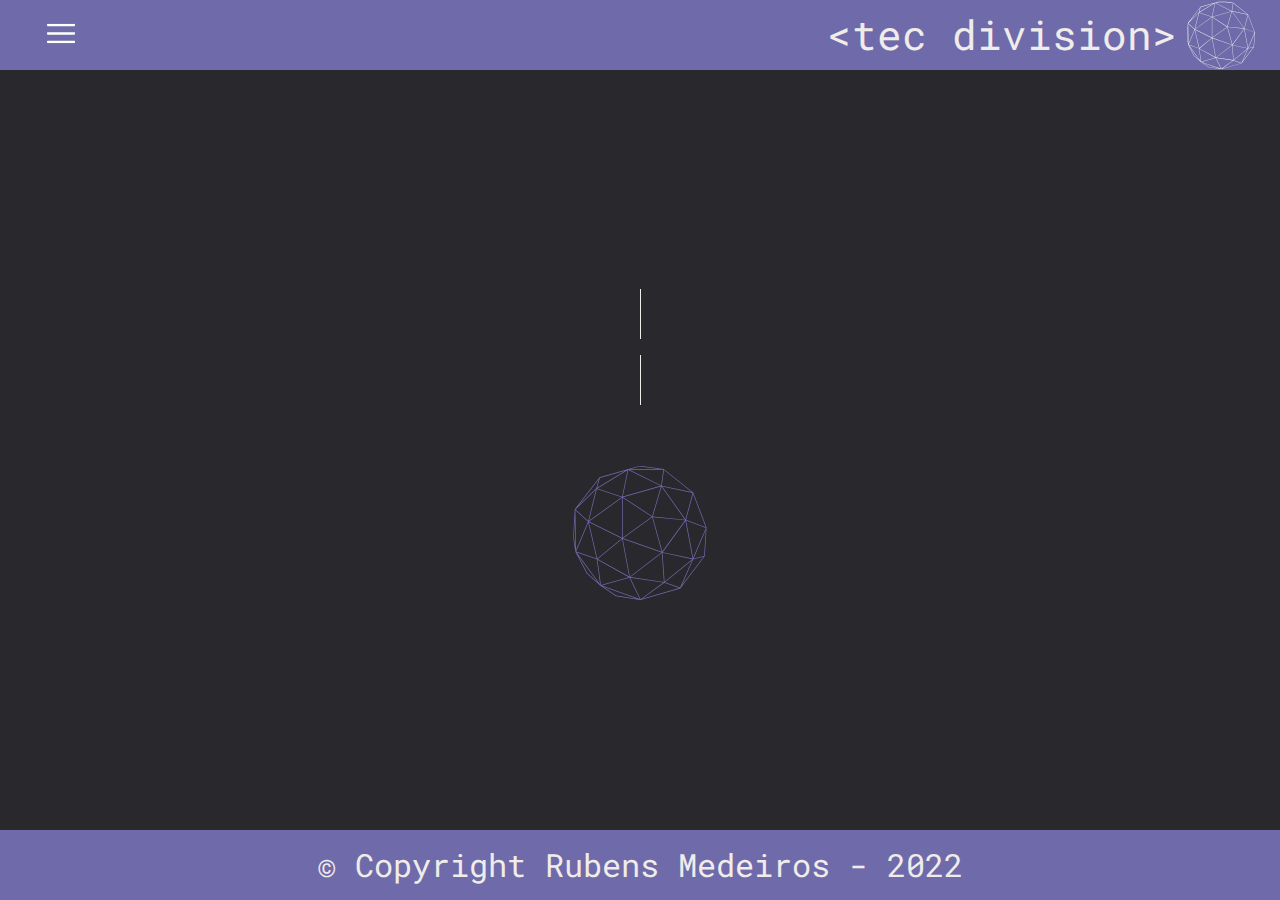
<file: index.html>
<!DOCTYPE html>
<html lang="pt-br">
<head>
    <meta charset="UTF-8">
    <meta http-equiv="X-UA-Compatible" content="IE=edge">
    <meta name="viewport" content="width=device-width, initial-scale=1.0">
    <link rel="stylesheet" href="assets/css/reset.css">
    <link rel="stylesheet" href="assets/css/style.css">
    <link rel="stylesheet" href="assets/css/animacoes.css">
    <link rel="preconnect" href="https://fonts.googleapis.com">
    <link rel="preconnect" href="https://fonts.gstatic.com" crossorigin>
    <link href="https://fonts.googleapis.com/css2?family=Roboto+Mono:wght@300;400&display=swap" rel="stylesheet">
    <title>tec_division</title>
</head>
<body>
    <header class="cabecalho">
        <section class="cabecalho__logo">
            <button class="menu__abrir" aria-label="Botão de Menu"><i></i></button>
            <a href="index.html" class="link__logo"><div class="logo">
                <h1 class="titulo">&#60tec division&#62</h1>
                <img src="assets/imgs/logo_white.svg" alt="Logo da Tec Division" class="cabecalho__logo__imagem">
            </div></a>
        </section>        
    </header>
    <nav class="menu-lateral">
            <a href="index.html" class="menu__opcoes">Início</a>
            <a href="sobre.html" class="menu__opcoes">Sobre</a>
            <a href="projetos.html" class="menu__opcoes">Projetos</a>
            <a href="contato.html" class="menu__opcoes">Contato</a>
    </nav>
    <section class="main">
        <div class="paragrafo-um typing-animation">
            <p class="apresent typing-animation">Seja bem vindo...</p>
        </div>
        <div class="paragrafo-dois typing-animation-dois">
            <p class="orientacao typing-animation-dois">Utilize o menu para navegar!</p>
        </div>
        <img class="logo_body" src="assets/imgs/logo_body.svg" alt="Logo se movimentando">
    </section>
    <footer>
        <p class="copyright">© Copyright Rubens Medeiros - 2022</p>
    </footer>
    <script src="assets/js/index.js"></script>
</body>
</html>
</file>
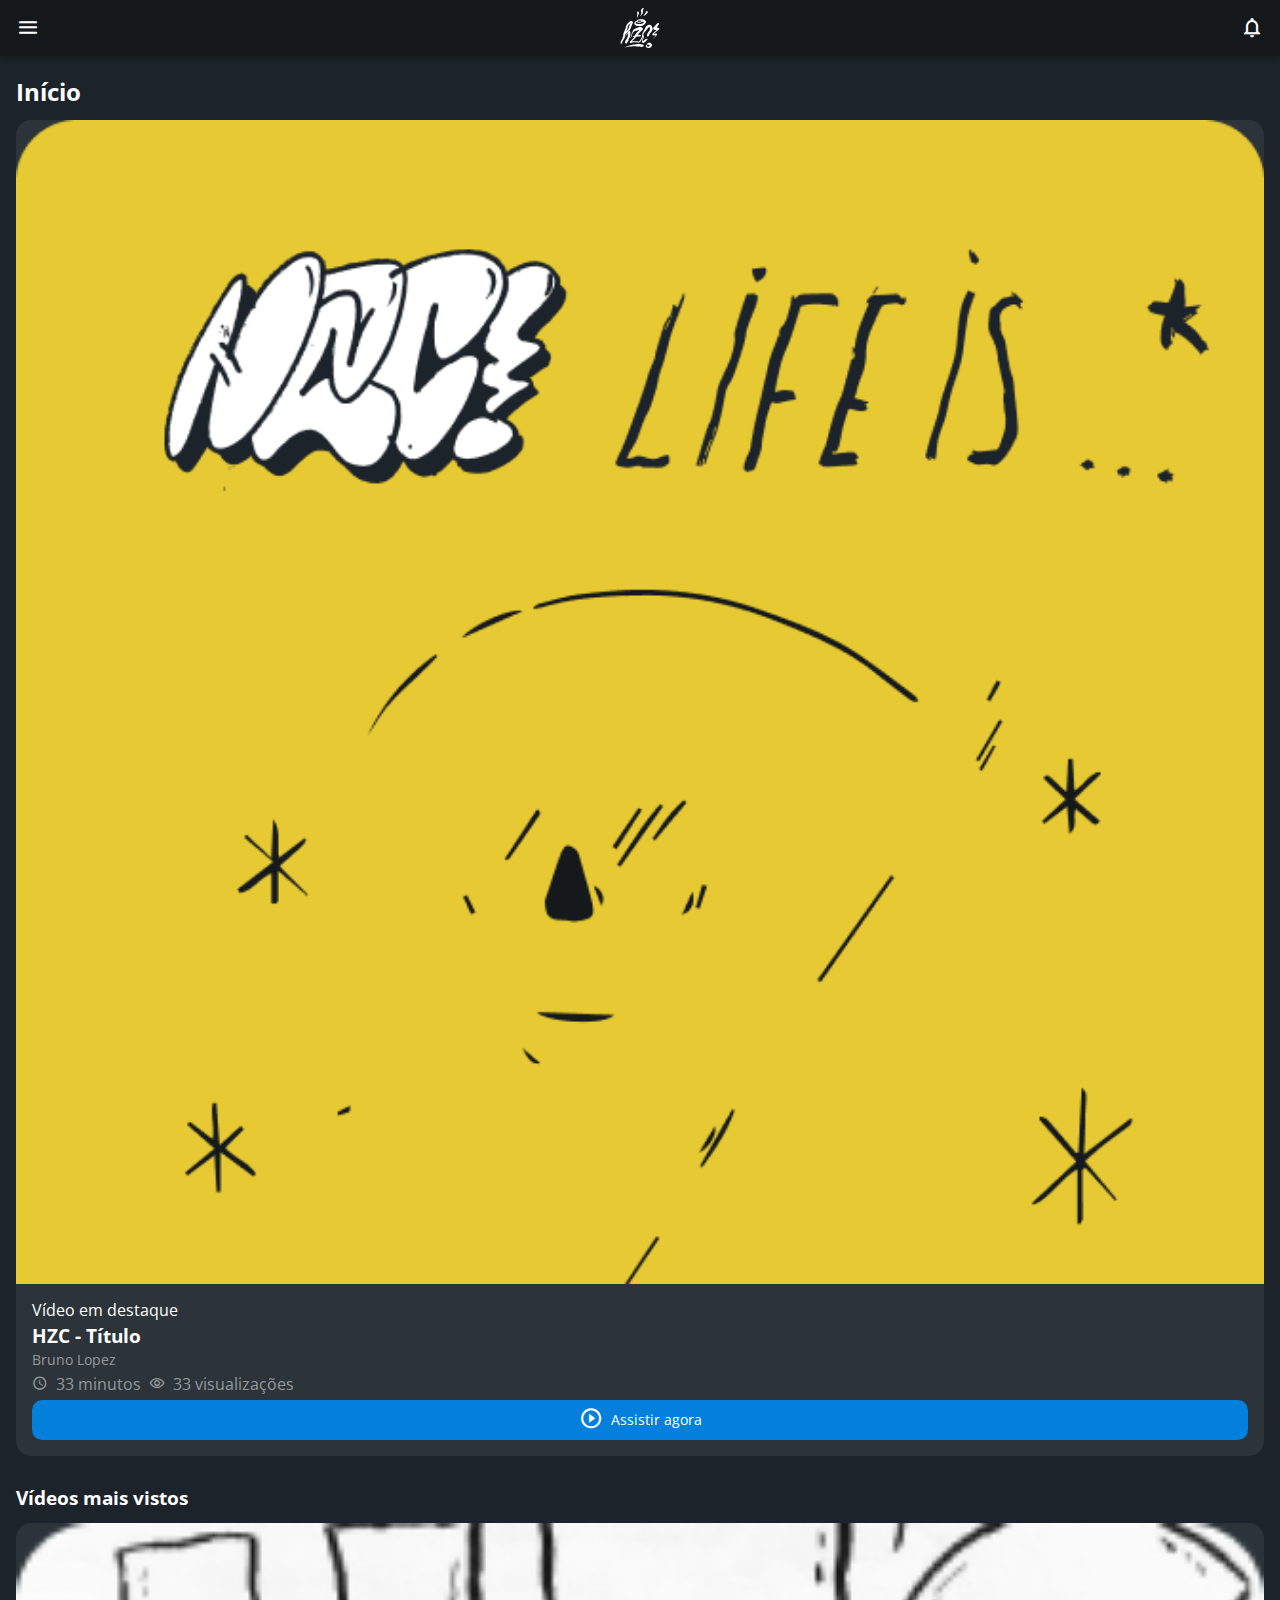
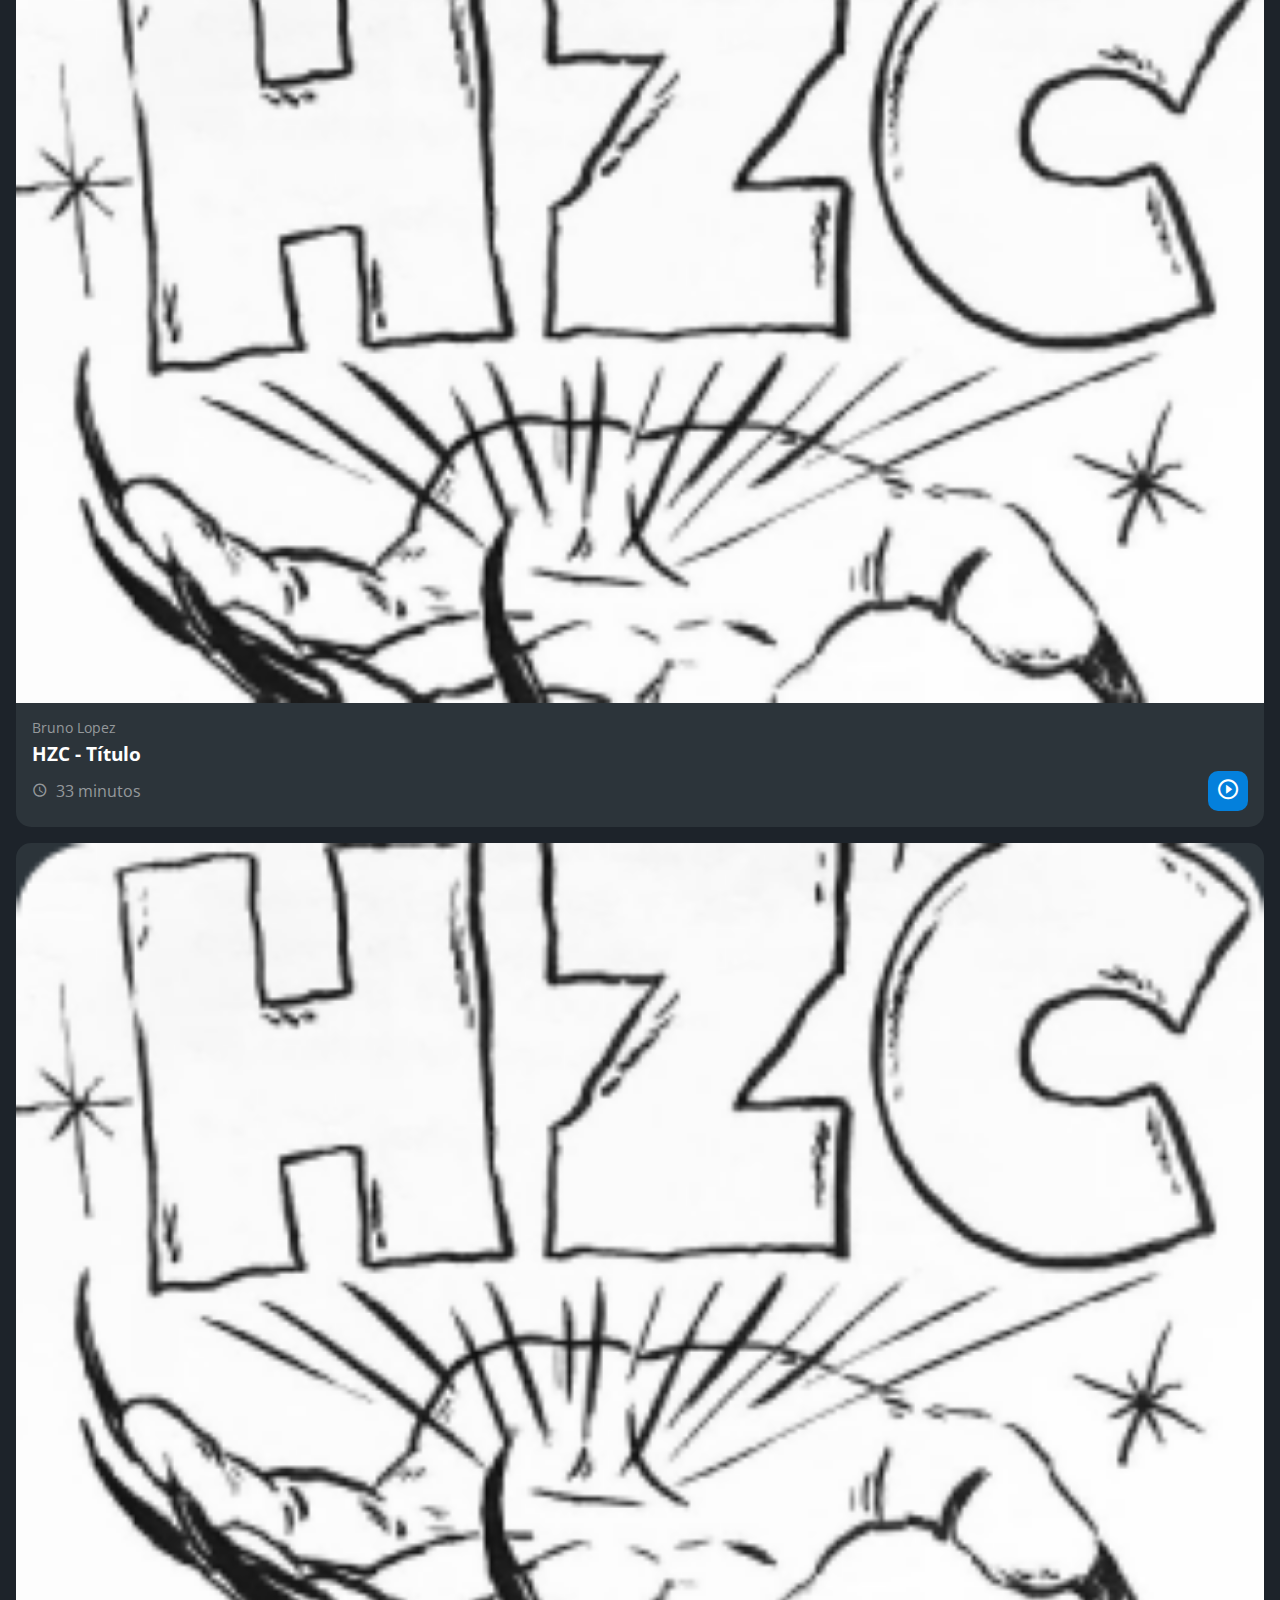
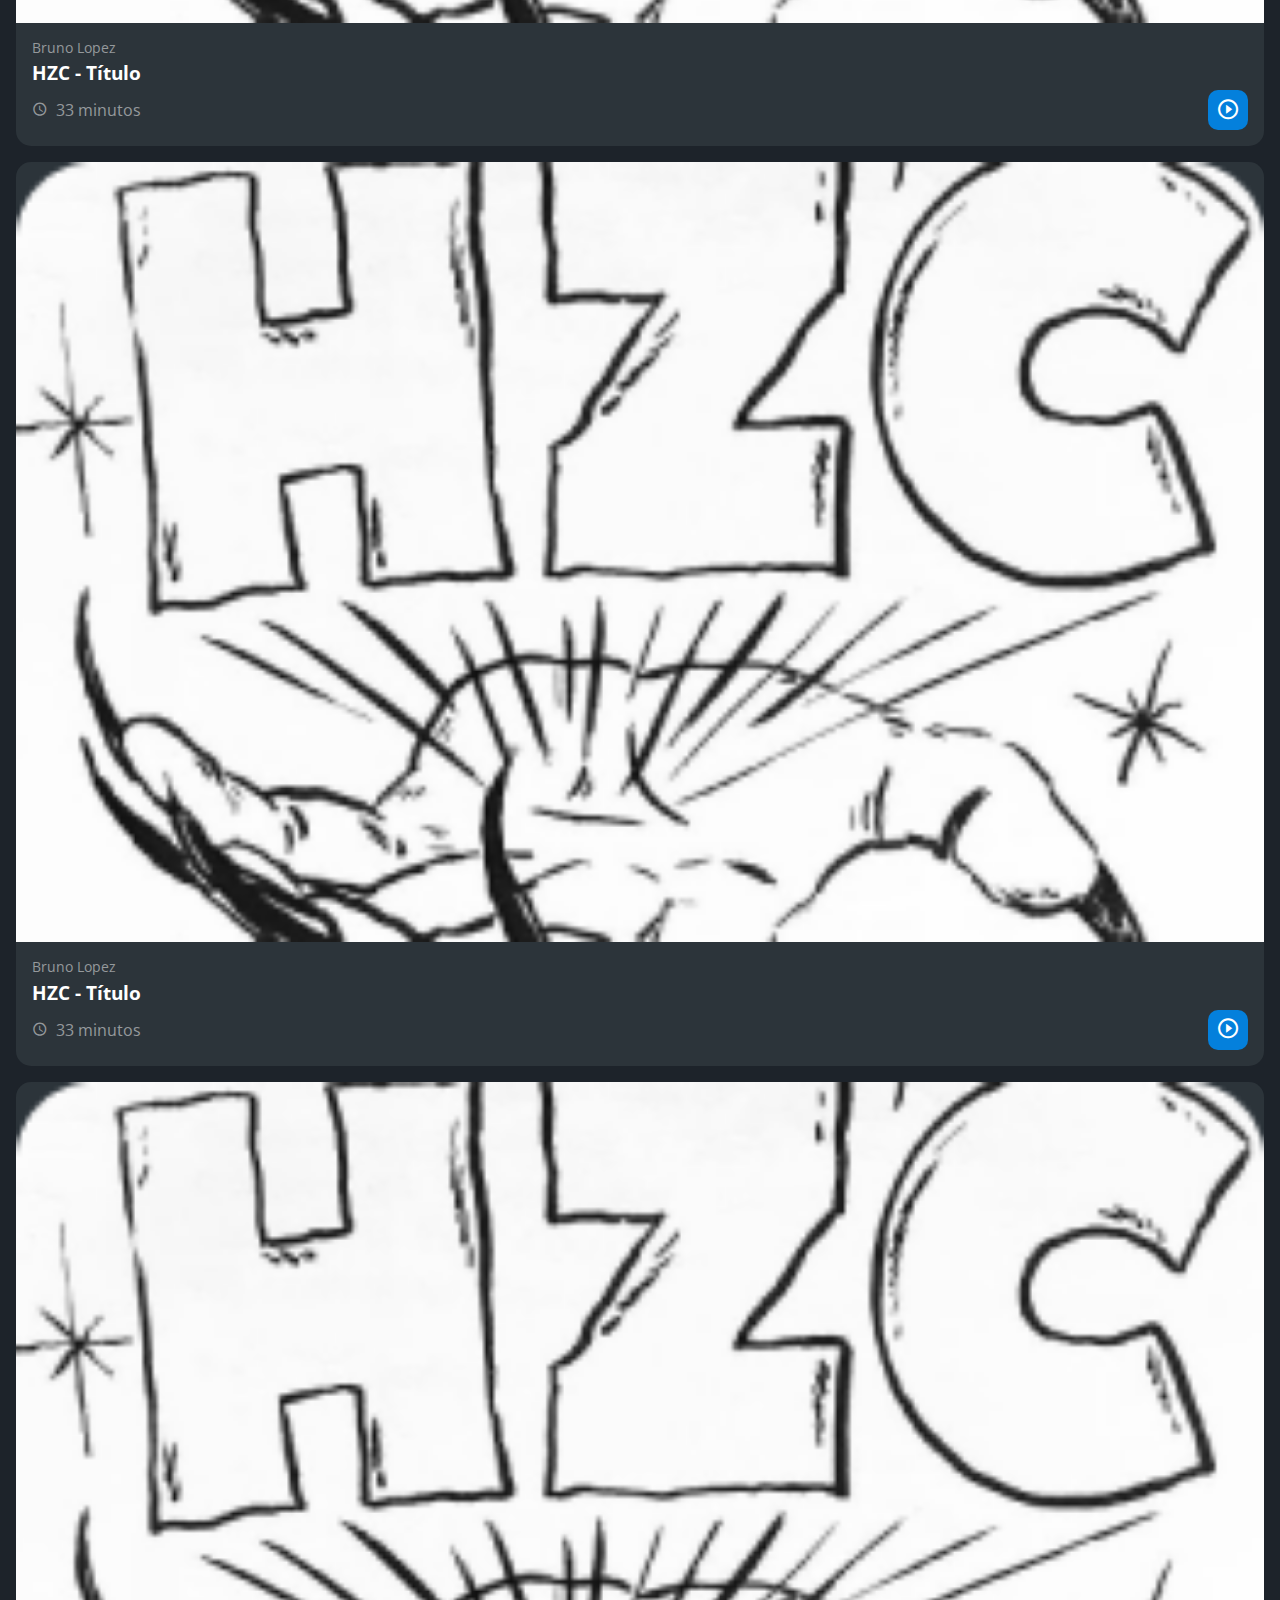
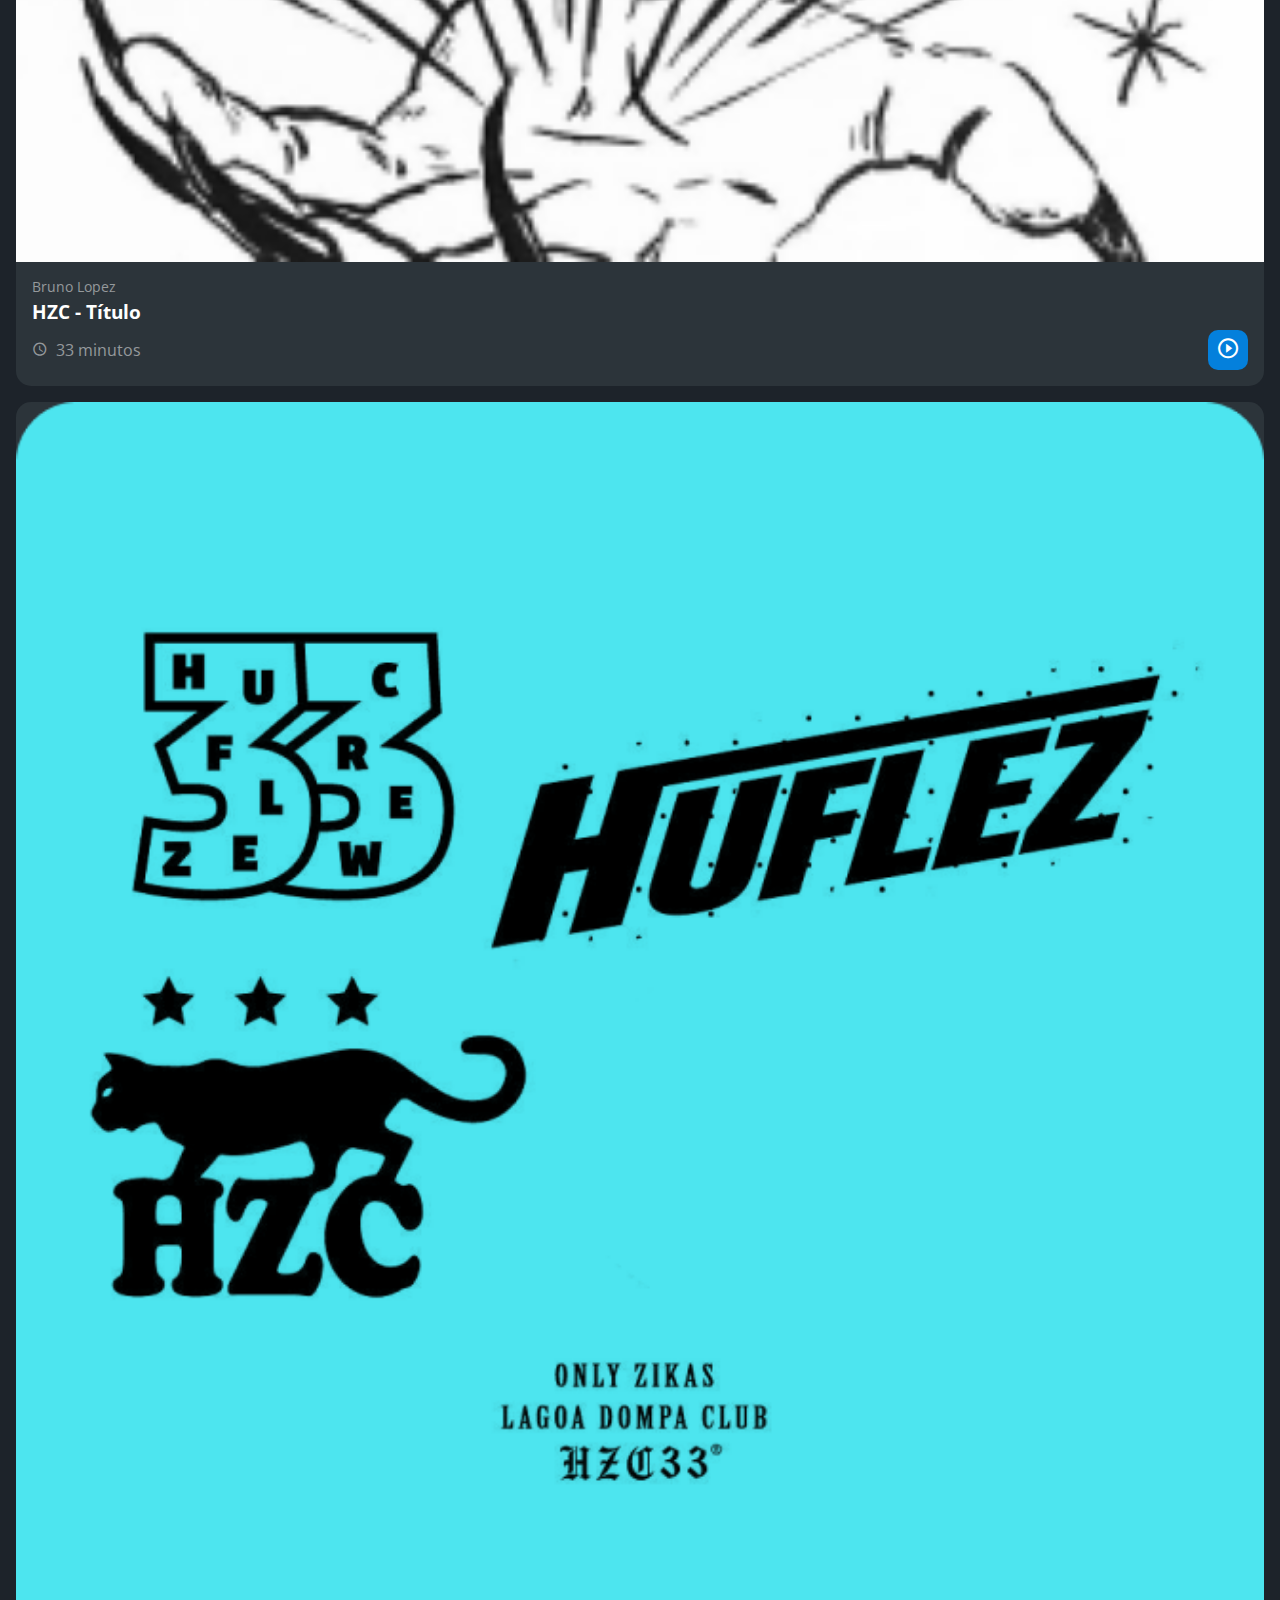
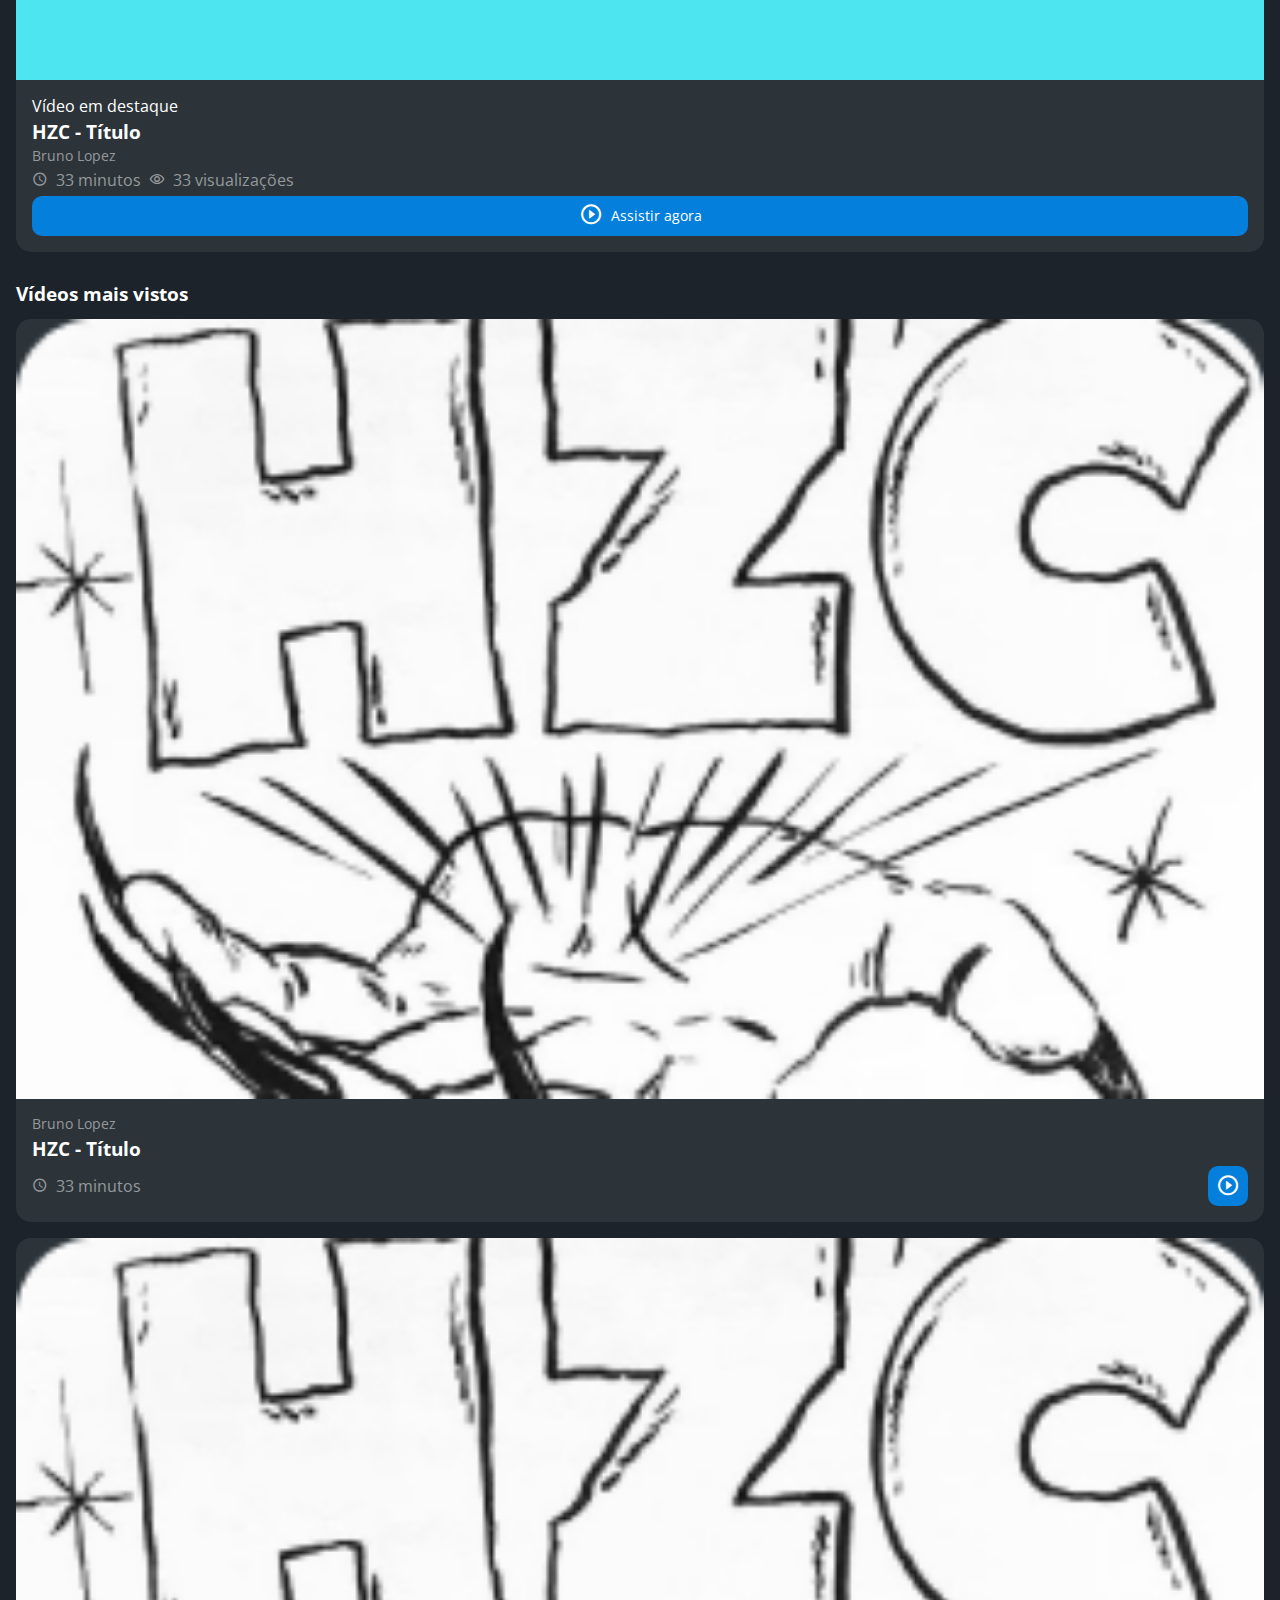
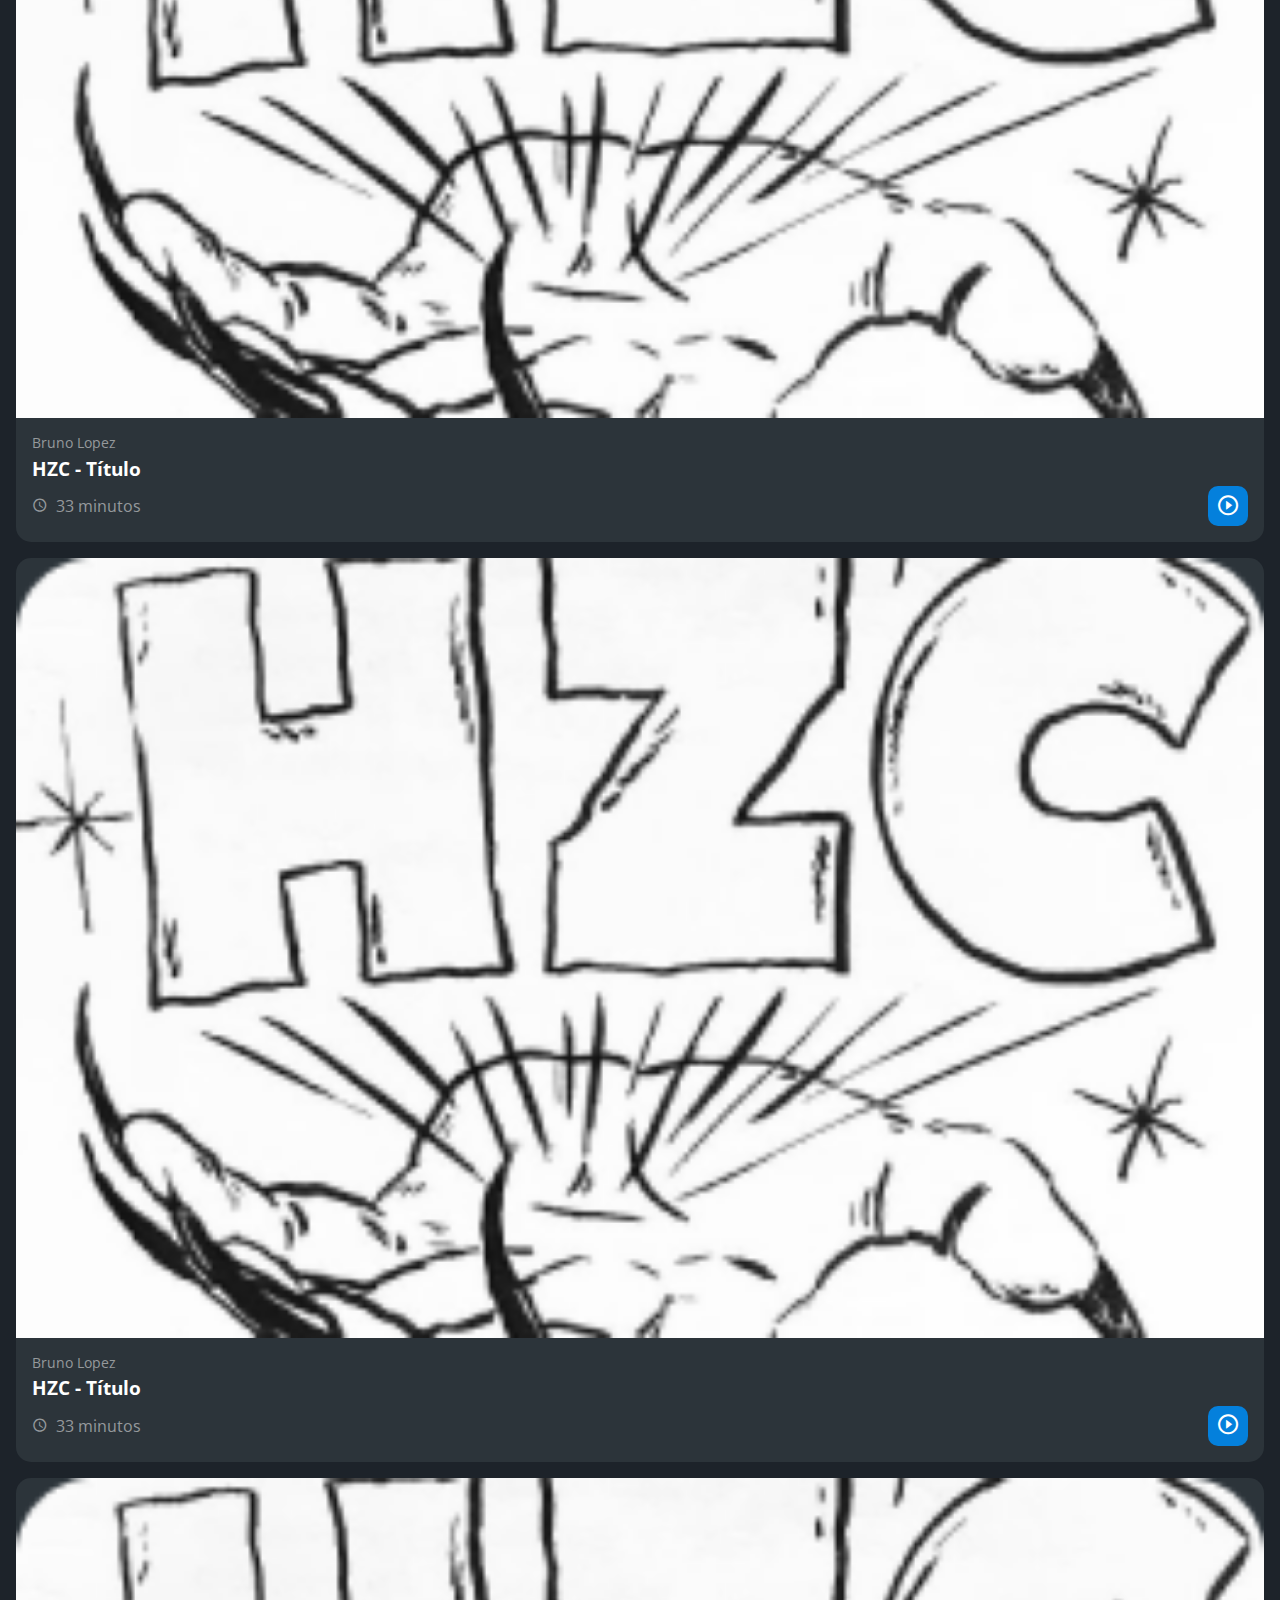
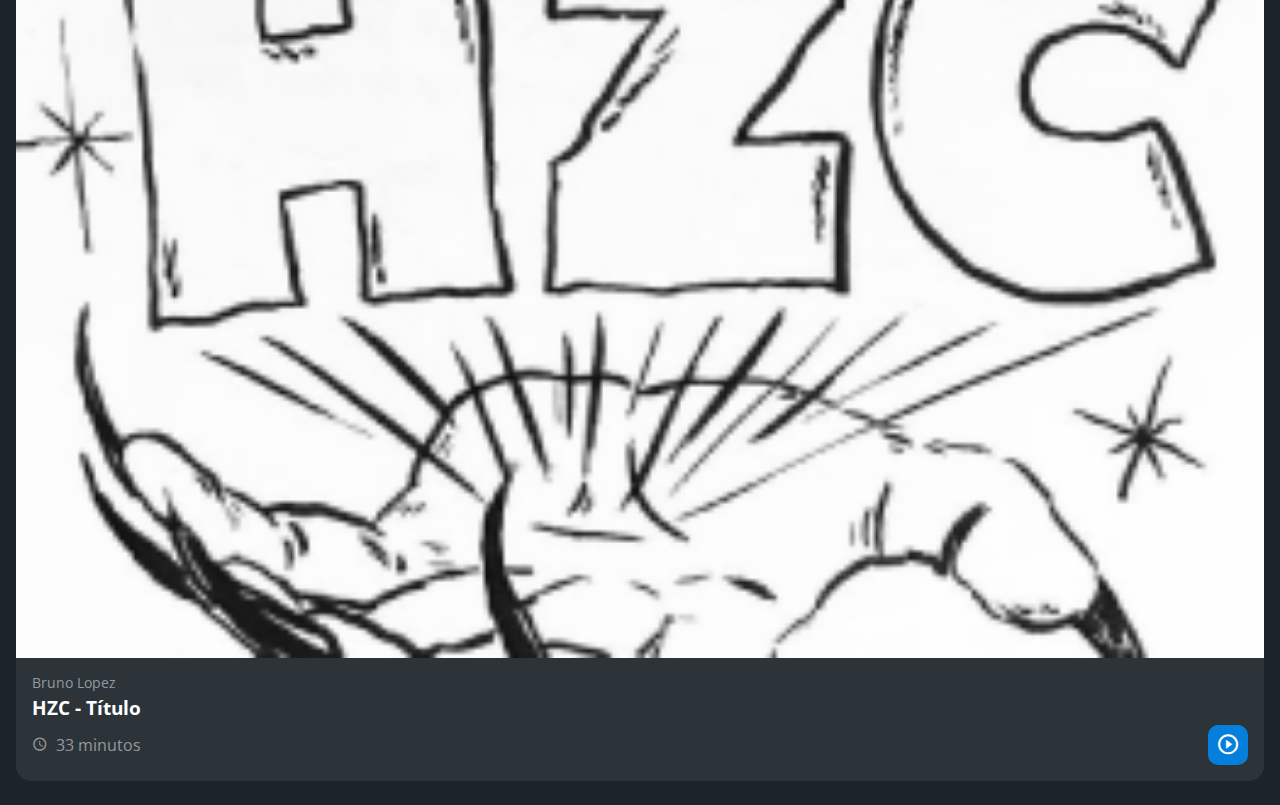
<file: projetos/comunidade_skate/index.html>
<!DOCTYPE html>
<html lang="pt-br">
<head>
    <meta charset="UTF-8">
    <meta http-equiv="X-UA-Compatible" content="IE=edge">
    <meta name="viewport" content="width=device-width, initial-scale=1.0">
    <title>HZC | Home</title>
    <link rel="preconnect" href="https://fonts.googleapis.com">
    <link rel="preconnect" href="https://fonts.gstatic.com" crossorigin>
    <link rel="stylesheet" href="https://fonts.googleapis.com/css2?family=Open+Sans:wght@400;600;700&display=swap">
    <link rel="stylesheet" href="assets/css/reset.css">
    <link rel="stylesheet" href="assets/css/estilos.css">
</head>
<body>
    <header class="cabecalho">
        <button class="cabecalho__menu" aria-label="Menu"><i></i></button>
        <img src="assets/img/logo.svg" alt="Logotipo da HZC" class="cabecalho__logo">
        <p class="cabecalho__perfil">Bruno Lopez</p>
        <button class="cabecalho__notificacao" aria-label="Notificação"><i></i></button>
    </header>
    <nav class="menu-lateral">
        <img src="assets/img/logo.svg" alt="Logotipo da HZC" class="menu-lateral__logo">
        <a href="#" class="menu-lateral__link menu-lateral__link--inicio menu-lateral__link--ativo">Início</a>
        <a href="#" class="menu-lateral__link menu-lateral__link--videos">Vídeos</a>
        <a href="#" class="menu-lateral__link menu-lateral__link--picos">Picos</a>
        <a href="#" class="menu-lateral__link menu-lateral__link--integrantes">Integrantes</a>
        <a href="#" class="menu-lateral__link menu-lateral__link--camisas">Camisas</a>
        <a href="#" class="menu-lateral__link menu-lateral__link--pinturas">Pinturas</a>
    </nav>
    <main class="principal">
        <h2 class="titulo-pagina">Início</h2>
        <article class="cartao cartao--destaque destaque-video">
            <img src="assets/img/banner-mobile_1.png" alt="Banner do cartao" class="cartao__imagem cartao__imagem--mobile">
            <img src="assets/img/banner_1.png" alt="Banner do cartao" class="cartao__imagem cartao__imagem--desktop">
            <div class="cartao__conteudo">
                <p class="cartao__destaque">Vídeo em destaque</p>
                <h3 class="cartao__titulo">HZC - Título</h3>
                <p class="cartao__perfil">Bruno Lopez</p>
                <p class="cartao__info cartao__info--tempo">33 minutos</p>
                <p class="cartao__info cartao__info--visualizacao">33 visualizações</p>
                <button class="cartao__botao cartao__botao--play cartao__botao--destaque">Assistir agora</button>
            </div>
        </article>
        <article class="cartao cartao--recentes videos-recentes">
            <h3 class="cartao__titulo">Vídeos recentes</h3>
            <a href="#" class="cartao__link">Ver todos</a>
            <ul class="cartao__lista">
                <li class="cartao__item">
                    <img src="assets/img/miniatura_1.png" alt="Thumbnail" class="cartao__item-thumbnail">
                    <h4 class="cartao__item-titulo">HZC - Love machine</h4>
                    <p class="cartao__item-perfil">Bruno Lopez</p>
                </li>
                <li class="cartao__item">
                    <img src="assets/img/miniatura_1.png" alt="Thumbnail" class="cartao__item-thumbnail">
                    <h4 class="cartao__item-titulo">HZC - Love machine</h4>
                    <p class="cartao__item-perfil">Bruno Lopez</p>
                </li>
                <li class="cartao__item">
                    <img src="assets/img/miniatura_1.png" alt="Thumbnail" class="cartao__item-thumbnail">
                    <h4 class="cartao__item-titulo">HZC - Love machine</h4>
                    <p class="cartao__item-perfil">Bruno Lopez</p>
                </li>
                <li class="cartao__item">
                    <img src="assets/img/miniatura_1.png" alt="Thumbnail" class="cartao__item-thumbnail">
                    <h4 class="cartao__item-titulo">HZC - Love machine</h4>
                    <p class="cartao__item-perfil">Bruno Lopez</p>
                </li>
                <li class="cartao__item">
                    <img src="assets/img/miniatura_1.png" alt="Thumbnail" class="cartao__item-thumbnail">
                    <h4 class="cartao__item-titulo">HZC - Love machine</h4>
                    <p class="cartao__item-perfil">Bruno Lopez</p>
                </li>
            </ul>
        </article>
        <section class="secao secao-videos">
            <h3 class="titulo-secao">Vídeos mais vistos</h3>
            <article class="cartao">
                <img src="assets/img/video_1.png" alt="Vídeo" class="cartao__imagem">
                <div class="cartao__conteudo">
                    <p class="cartao__perfil">Bruno Lopez</p>
                    <h3 class="cartao__titulo">HZC - Título</h3>
                    <p class="cartao__info cartao__info--tempo">33 minutos</p>
                    <button class="cartao__botao cartao__botao--play" aria-label="Assistir agora"></button>
                </div>
            </article>
            <article class="cartao">
                <img src="assets/img/video_1.png" alt="Vídeo" class="cartao__imagem">
                <div class="cartao__conteudo">
                    <p class="cartao__perfil">Bruno Lopez</p>
                    <h3 class="cartao__titulo">HZC - Título</h3>
                    <p class="cartao__info cartao__info--tempo">33 minutos</p>
                    <button class="cartao__botao cartao__botao--play" aria-label="Assistir agora"></button>
                </div>
            </article>
            <article class="cartao">
                <img src="assets/img/video_1.png" alt="Vídeo" class="cartao__imagem">
                <div class="cartao__conteudo">
                    <p class="cartao__perfil">Bruno Lopez</p>
                    <h3 class="cartao__titulo">HZC - Título</h3>
                    <p class="cartao__info cartao__info--tempo">33 minutos</p>
                    <button class="cartao__botao cartao__botao--play" aria-label="Assistir agora"></button>
                </div>
            </article>
            <article class="cartao">
                <img src="assets/img/video_1.png" alt="Vídeo" class="cartao__imagem">
                <div class="cartao__conteudo">
                    <p class="cartao__perfil">Bruno Lopez</p>
                    <h3 class="cartao__titulo">HZC - Título</h3>
                    <p class="cartao__info cartao__info--tempo">33 minutos</p>
                    <button class="cartao__botao cartao__botao--play" aria-label="Assistir agora"></button>
                </div>
            </article>
        </section>
        <article class="cartao cartao--recentes produtos-recentes">
            <h3 class="cartao__titulo">Vídeos recentes</h3>
            <a href="#" class="cartao__link">Ver todos</a>
            <ul class="cartao__lista">
                <li class="cartao__item">
                    <img src="assets/img/miniatura_1.png" alt="Thumbnail" class="cartao__item-thumbnail">
                    <h4 class="cartao__item-titulo">HZC - Love machine</h4>
                    <p class="cartao__item-perfil">Bruno Lopez</p>
                </li>
                <li class="cartao__item">
                    <img src="assets/img/miniatura_1.png" alt="Thumbnail" class="cartao__item-thumbnail">
                    <h4 class="cartao__item-titulo">HZC - Love machine</h4>
                    <p class="cartao__item-perfil">Bruno Lopez</p>
                </li>
                <li class="cartao__item">
                    <img src="assets/img/miniatura_1.png" alt="Thumbnail" class="cartao__item-thumbnail">
                    <h4 class="cartao__item-titulo">HZC - Love machine</h4>
                    <p class="cartao__item-perfil">Bruno Lopez</p>
                </li>
                <li class="cartao__item">
                    <img src="assets/img/miniatura_1.png" alt="Thumbnail" class="cartao__item-thumbnail">
                    <h4 class="cartao__item-titulo">HZC - Love machine</h4>
                    <p class="cartao__item-perfil">Bruno Lopez</p>
                </li>
                <li class="cartao__item">
                    <img src="assets/img/miniatura_1.png" alt="Thumbnail" class="cartao__item-thumbnail">
                    <h4 class="cartao__item-titulo">HZC - Love machine</h4>
                    <p class="cartao__item-perfil">Bruno Lopez</p>
                </li>
            </ul>
        </article>
        <article class="cartao cartao--destaque destaque-produtos">
            <img src="assets/img/banner-mobile_2.png" alt="Banner do cartao" class="cartao__imagem cartao__imagem--mobile">
            <img src="assets/img/banner_2.png" alt="Banner do cartao" class="cartao__imagem cartao__imagem--desktop">
            <div class="cartao__conteudo">
                <p class="cartao__destaque">Vídeo em destaque</p>
                <h3 class="cartao__titulo">HZC - Título</h3>
                <p class="cartao__perfil">Bruno Lopez</p>
                <p class="cartao__info cartao__info--tempo">33 minutos</p>
                <p class="cartao__info cartao__info--visualizacao">33 visualizações</p>
                <button class="cartao__botao cartao__botao--play cartao__botao--destaque">Assistir agora</button>
            </div>
        </article>
        <section class="secao secao-produtos">
            <h3 class="titulo-secao">Vídeos mais vistos</h3>
            <article class="cartao">
                <img src="assets/img/video_1.png" alt="Vídeo" class="cartao__imagem">
                <div class="cartao__conteudo">
                    <p class="cartao__perfil">Bruno Lopez</p>
                    <h3 class="cartao__titulo">HZC - Título</h3>
                    <p class="cartao__info cartao__info--tempo">33 minutos</p>
                    <button class="cartao__botao cartao__botao--play" aria-label="Assistir agora"></button>
                </div>
            </article>
            <article class="cartao">
                <img src="assets/img/video_1.png" alt="Vídeo" class="cartao__imagem">
                <div class="cartao__conteudo">
                    <p class="cartao__perfil">Bruno Lopez</p>
                    <h3 class="cartao__titulo">HZC - Título</h3>
                    <p class="cartao__info cartao__info--tempo">33 minutos</p>
                    <button class="cartao__botao cartao__botao--play" aria-label="Assistir agora"></button>
                </div>
            </article>
            <article class="cartao">
                <img src="assets/img/video_1.png" alt="Vídeo" class="cartao__imagem">
                <div class="cartao__conteudo">
                    <p class="cartao__perfil">Bruno Lopez</p>
                    <h3 class="cartao__titulo">HZC - Título</h3>
                    <p class="cartao__info cartao__info--tempo">33 minutos</p>
                    <button class="cartao__botao cartao__botao--play" aria-label="Assistir agora"></button>
                </div>
            </article>
            <article class="cartao">
                <img src="assets/img/video_1.png" alt="Vídeo" class="cartao__imagem">
                <div class="cartao__conteudo">
                    <p class="cartao__perfil">Bruno Lopez</p>
                    <h3 class="cartao__titulo">HZC - Título</h3>
                    <p class="cartao__info cartao__info--tempo">33 minutos</p>
                    <button class="cartao__botao cartao__botao--play" aria-label="Assistir agora"></button>
                </div>
            </article>
        </section>
    </main>
    <script src="index.js"></script>
</body>
</html>
</file>
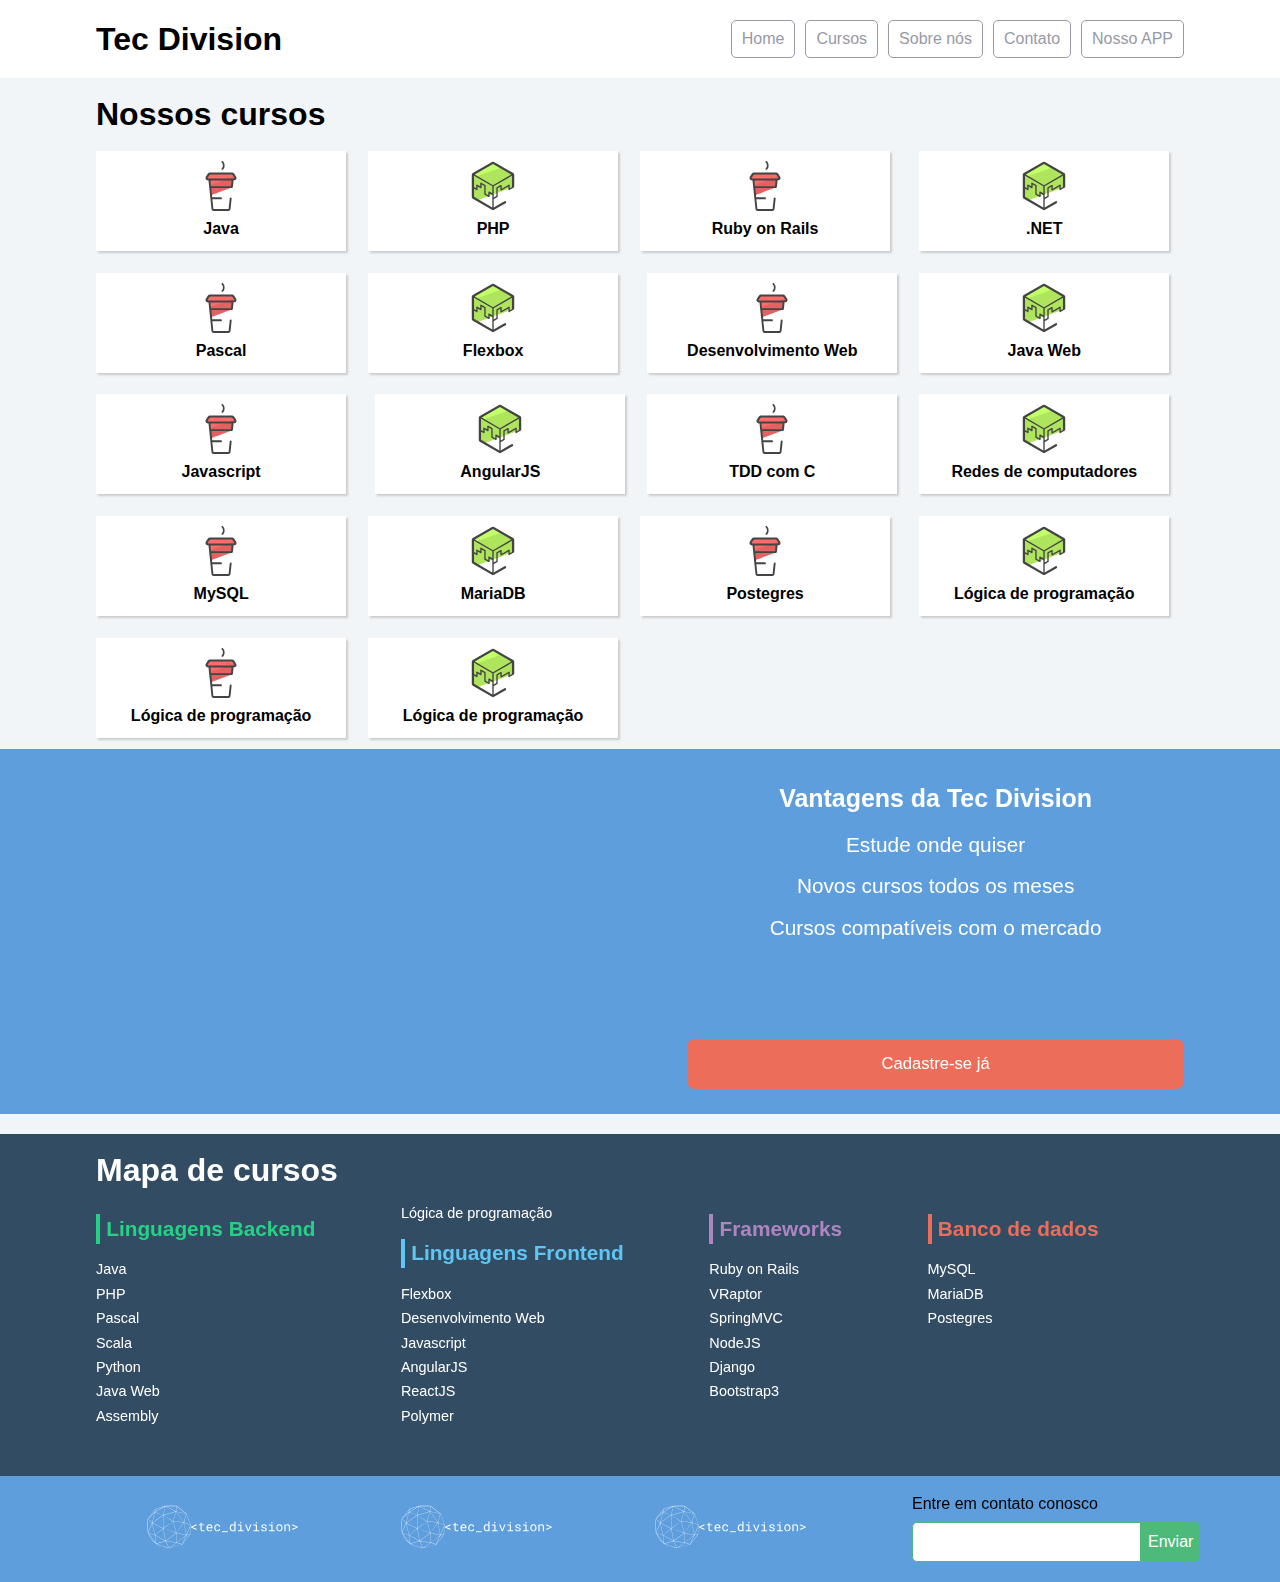
<file: projetos/pagina_de_cursos/index.html>
<!doctype html>
<html>
<head>
	<meta charset="utf-8">
	<meta name="viewport" content="width=device-width, initial-scale=1">
	<title>Tec Division | Cursos online</title>
	<link rel="stylesheet" href="css/reset.css">
	<link rel="stylesheet" href="css/style.css">
	<link rel="stylesheet" href="css/flexbox.css">
</head>
<body>

	<header class="cabecalhoPrincipal">
		<div class="container">
			<h1 class="cabecalhoPrincipal-titulo">
				<a href="#">Tec Division</a>
			</h1>

			<nav class="cabecalhoPrincipal-nav">
				<a class="cabecalhoPrincipal-nav-link" href="#">Home</a>
				<a class="cabecalhoPrincipal-nav-link" href="#">Cursos</a>
				<a class="cabecalhoPrincipal-nav-link" href="#">Sobre nós</a>
				<a class="cabecalhoPrincipal-nav-link" href="#">Contato</a>
				<a class="cabecalhoPrincipal-nav-link cabecalhoPrincipal-nav-link-app" href="#">Nosso APP</a>
			</nav>
		</div>

	</header>

	<main class="conteudoPrincipal">
		<div class="container">
			<h2 class="subtitulo">Nossos cursos</h2>

			<nav>
				<ul class="conteudoPrincipal-cursos">
					<li class="conteudoPrincipal-cursos-link"><a href="#">Java</a></li>
					<li class="conteudoPrincipal-cursos-link"><a href="#">PHP</a></li>
					<li class="conteudoPrincipal-cursos-link"><a href="#">Ruby on Rails</a></li>
					<li class="conteudoPrincipal-cursos-link"><a href="#">.NET</a></li>
					<li class="conteudoPrincipal-cursos-link"><a href="#">Pascal</a></li>
					<li class="conteudoPrincipal-cursos-link"><a href="#">Flexbox</a></li>
					<li class="conteudoPrincipal-cursos-link"><a href="#">Desenvolvimento Web</a></li>
					<li class="conteudoPrincipal-cursos-link"><a href="#">Java Web</a></li>
					<li class="conteudoPrincipal-cursos-link"><a href="#">Javascript</a></li>
					<li class="conteudoPrincipal-cursos-link"><a href="#">AngularJS</a></li>
					<li class="conteudoPrincipal-cursos-link"><a href="#">TDD com C</a></li>
					<li class="conteudoPrincipal-cursos-link"><a href="#">Redes de computadores</a></li>
					<li class="conteudoPrincipal-cursos-link"><a href="#">MySQL</a></li>
					<li class="conteudoPrincipal-cursos-link"><a href="#">MariaDB</a></li>
					<li class="conteudoPrincipal-cursos-link"><a href="#">Postegres</a></li>
					<li class="conteudoPrincipal-cursos-link"><a href="#">Lógica de programação</a></li>
					<li class="conteudoPrincipal-cursos-link"><a href="#">Lógica de programação</a></li>
					<li class="conteudoPrincipal-cursos-link"><a href="#">Lógica de programação</a></li>
				</ul>
			</nav>
		</div>

		<section class="videoSobre">
			<div class="container">
				<iframe width="560" height="315" src="https://www.youtube.com/embed/bcvZc-XK_5Q" title="YouTube video player" frameborder="0" allow="accelerometer; autoplay; clipboard-write; encrypted-media; gyroscope; picture-in-picture" allowfullscreen></iframe>
				
				<div class="videoSobre-sobre">
					<h2 class="videoSobre-sobre-title">Vantagens da Tec Division</h2>
					<ul class="videoSobre-sobre-list">
						<li class="videoSobre-sobre-item">Estude onde quiser</li>
						<li class="videoSobre-sobre-item">Novos cursos todos os meses</li>
						<li class="videoSobre-sobre-item">Cursos compatíveis com o mercado</li>
					</ul>
					<button class="videoSobre-button">Cadastre-se já</button>
				</div>
			</div>
		</section>

	</main>

	<footer class="rodapePrincipal">
		<div class="container">

			<section class="rodapePrincipal-navMap">
				<h3 class="subtitulo">Mapa de cursos</h3>
				<nav class="rodapePrincipal-navMap-list">

					<h4 class="navmap-list-title navmap-list-title-backend">Linguagens Backend</h4>
					<a class="rodapePrincipal-navMap-link" href="#">Java</a>
					<a class="rodapePrincipal-navMap-link" href="#">PHP</a>
					<a class="rodapePrincipal-navMap-link" href="#">Pascal</a>
					<a class="rodapePrincipal-navMap-link" href="#">Scala</a>
					<a class="rodapePrincipal-navMap-link" href="#">Python</a>
					<a class="rodapePrincipal-navMap-link" href="#">Java Web</a>
					<a class="rodapePrincipal-navMap-link" href="#">Assembly</a>
					<a class="rodapePrincipal-navMap-link" href="#">Lógica de programação</a>

					<h4 class="navmap-list-title navmap-list-title-frontend">Linguagens Frontend</h4>
					<a class="rodapePrincipal-navMap-link" href="#">Flexbox</a>
					<a class="rodapePrincipal-navMap-link" href="#">Desenvolvimento Web</a>
					<a class="rodapePrincipal-navMap-link" href="#">Javascript</a>
					<a class="rodapePrincipal-navMap-link" href="#">AngularJS</a>
					<a class="rodapePrincipal-navMap-link" href="#">ReactJS</a>
					<a class="rodapePrincipal-navMap-link" href="#">Polymer</a>
					
					<h4 class="navmap-list-title navmap-list-title-framework">Frameworks</h4>
					<a class="rodapePrincipal-navMap-link" href="#">Ruby on Rails</a>
					<a class="rodapePrincipal-navMap-link" href="#">VRaptor</a>
					<a class="rodapePrincipal-navMap-link" href="#">SpringMVC</a>
					<a class="rodapePrincipal-navMap-link" href="#">NodeJS</a>
					<a class="rodapePrincipal-navMap-link" href="#">Django</a>
					<a class="rodapePrincipal-navMap-link" href="#">Bootstrap3</a>

					<h4 class="navmap-list-title navmap-list-title-bancoDeDados">Banco de dados</h4>
					<a class="rodapePrincipal-navMap-link" href="#">MySQL</a>
					<a class="rodapePrincipal-navMap-link" href="#">MariaDB</a>
					<a class="rodapePrincipal-navMap-link" href="#">Postegres</a>

				</nav>
			</section>

		</div>

		<section class="rodapePrincipal-patrocinadores">
			<div class="container">
				<ul class="rodapePrincipal-patrocinadores-list">
					<li>
						<a class="rodapePrincipal-patrocinadores-list-link patrocinadores-list-link-alura" href="#">
							<img src="img/logos/tec_division.svg" alt="Logo da Tec Division">
						</a>
					</li>
					<li>
						<a class="rodapePrincipal-patrocinadores-list-link patrocinadores-list-link-caelum" href="#">
							<img src="img/logos/tec_division.svg" alt="Logo da Tec Division">
						</a>
					</li>
					<li>
						<a class="rodapePrincipal-patrocinadores-list-link patrocinadores-list-link-casaDoCodigo" href="#">
							<img src="img/logos/tec_division.svg" alt="Logo da Tec Division">
						</a>
					</li>
				</ul>
				<form class="rodapePrincipal-contatoForm" action="#">
					<fieldset>
						<legend class="rodapePrincipal-contatoForm-legend" for="email-contato">Entre em contato conosco</legend>
						<div class="rodapePrincipal-contatoForm-fieldset"> 
							<input class="rodapePrincipal-contatoForm-emailInput" type="email" name="email-contato" id="email-contato">
							<button class="rodapePrincipal-contatoForm-submit" type="submit">Enviar</button>
						</div>
					</fieldset>
				</form>
			</div>
		</section>
	</footer>

</body>
</html>
</file>
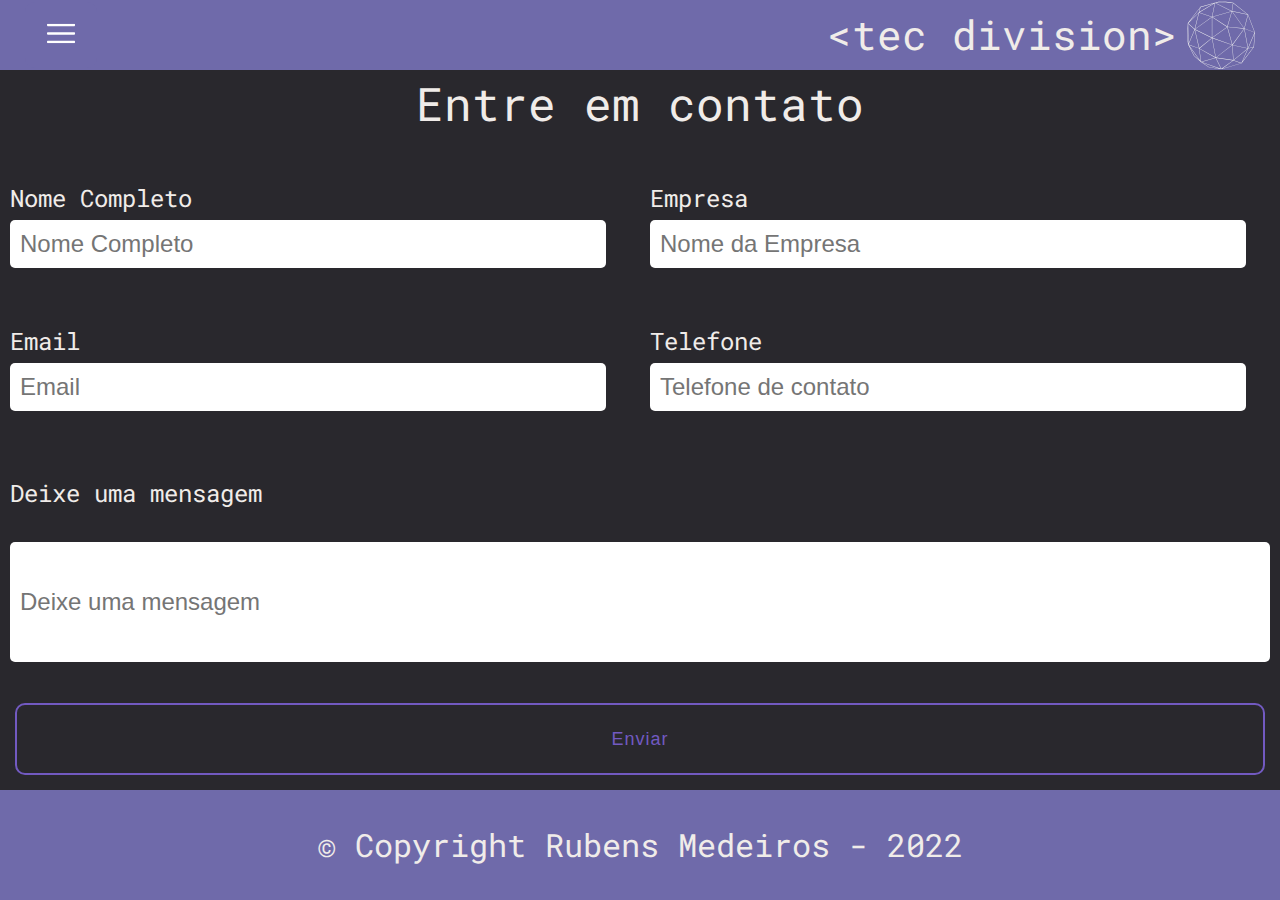
<file: contato.html>
<!DOCTYPE html>
<html lang="pt-br">
<head>
    <meta charset="UTF-8">
    <meta http-equiv="X-UA-Compatible" content="IE=edge">
    <meta name="viewport" content="width=device-width, initial-scale=1.0">
    <link rel="stylesheet" href="assets/css/reset.css">
    <link rel="stylesheet" href="assets/css/style.css">
    <link rel="stylesheet" href="assets/css/animacoes.css">
    <link rel="stylesheet" href="assets/css/componentes-formulario.css">
    <link rel="preconnect" href="https://fonts.googleapis.com">
    <link rel="preconnect" href="https://fonts.gstatic.com" crossorigin>
    <link href="https://fonts.googleapis.com/css2?family=Roboto+Mono:wght@300;400&display=swap" rel="stylesheet">
    <title>tec_division</title>
</head>
<body>
    <header class="cabecalho">
        <section class="cabecalho__logo">
            <button class="menu__abrir" aria-label="Botão de Menu"><i></i></button>
            <a href="index.html" class="link__logo"><div class="logo">
                <h1 class="titulo">&#60tec division&#62</h1>
                <img src="assets/imgs/logo_white.svg" alt="Logo da Tec Division" class="cabecalho__logo__imagem">
            </div></a>
        </section>        
    </header>
    <nav class="menu-lateral">
        <a href="index.html" class="menu__opcoes">Início</a>
        <a href="sobre.html" class="menu__opcoes">Sobre</a>
        <a href="projetos.html" class="menu__opcoes">Projetos</a>
        <a href="contato.html" class="menu__opcoes">Contato</a>
    </nav>
    <section class="formulario">
        <form action="" class="fomulario__campos">
            <div class="formulario__title">
                <h2 class="formulario__title_titulo">Entre em contato</h2>
            </div>
            <div class="formulario__coluna__um">
                <label for="nomeCompleto" class="formulario__label">Nome Completo</label>
                <input type="text" class="input__padrao" placeholder="Nome Completo" required>
            </div>
            <div class="formulario__coluna__dois">
                <label for="nomeEmpresa" class="formulario__label">Empresa</label>
                <input type="text" class="input__padrao" placeholder="Nome da Empresa">
            </div>
            <div class="formulario__coluna__um">
                <label for="email" class="formulario__label">Email</label>
                <input type="email" class="input__padrao" placeholder="Email" required>
            </div>
            <div class="formulario__coluna__dois">
                <label for="telefone" class="formulario__label">Telefone</label>
                <input type="tel" class="input__padrao" placeholder="Telefone de contato" required>
            </div>
            <div class="formulario__coluna__mensagem">
                <label for="mensagem" class="formulario__label">Deixe uma mensagem</label>
                <input type="text" class="input__padrao input__mensagem" placeholder="Deixe uma mensagem" required>
                <button class="formulario__botao" aria-label="Botão para enviar formulário">Enviar</button>
            </div>
        </form>
    </section>
    <footer>
        <p class="copyright">© Copyright Rubens Medeiros - 2022</p>
    </footer>
    <script src="assets/js/index.js"></script>
</body>
</html>
</file>
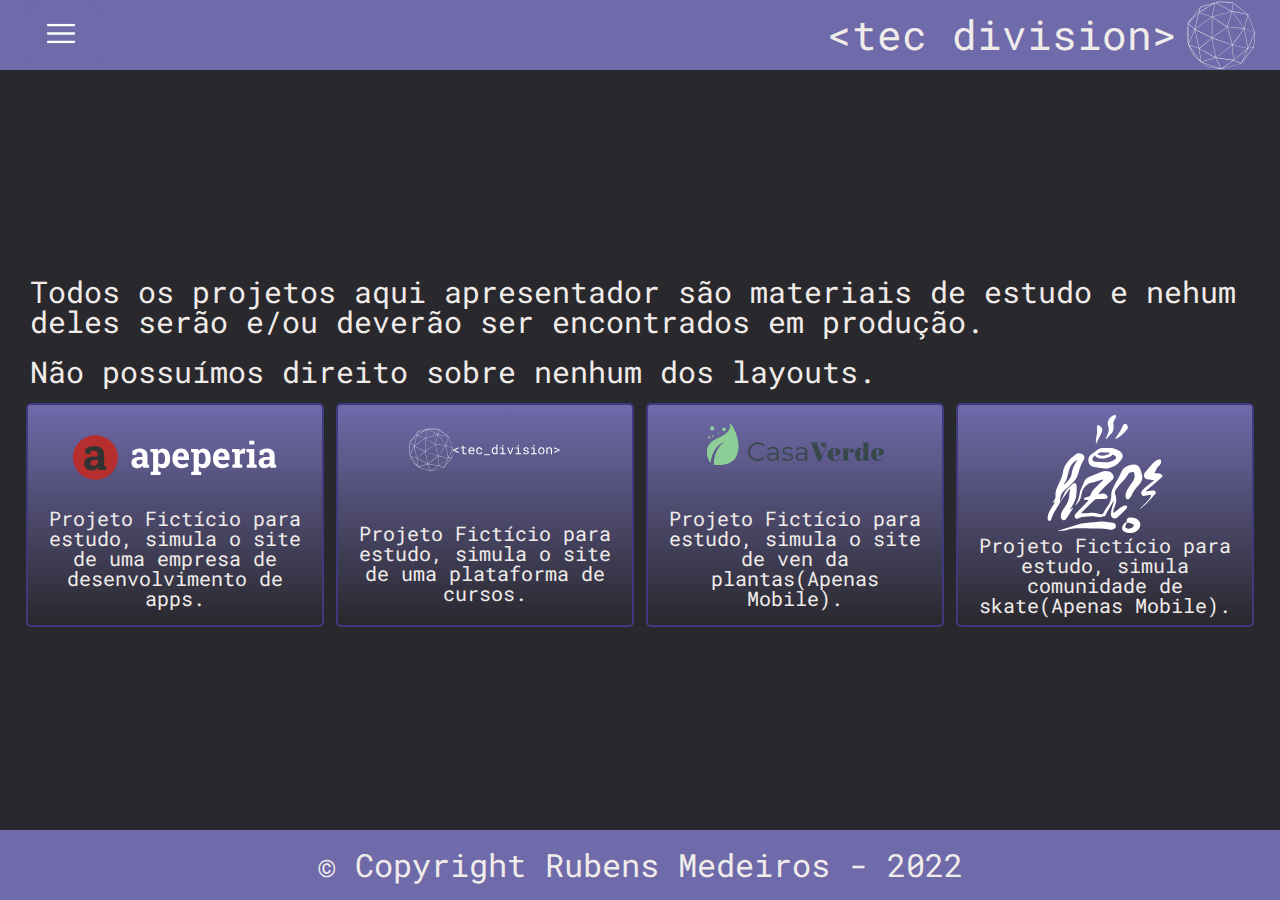
<file: projetos.html>
<!DOCTYPE html>
<html lang="pt-br">
<head>
    <meta charset="UTF-8">
    <meta http-equiv="X-UA-Compatible" content="IE=edge">
    <meta name="viewport" content="width=device-width, initial-scale=1.0">
    <link rel="stylesheet" href="assets/css/reset.css">
    <link rel="stylesheet" href="assets/css/style.css">
    <link rel="stylesheet" href="assets/css/projetos-cards.css">
    <link rel="stylesheet" href="assets/css/animacoes.css">
    <link rel="preconnect" href="https://fonts.googleapis.com">
    <link rel="preconnect" href="https://fonts.gstatic.com" crossorigin>
    <link href="https://fonts.googleapis.com/css2?family=Roboto+Mono:wght@300;400&display=swap" rel="stylesheet">
    <title>tec_division</title>
</head>
<body>
    <header class="cabecalho">
        <section class="cabecalho__logo">
            <button class="menu__abrir" aria-label="Botão de Menu"><i></i></button>
            <a href="index.html" class="link__logo"><div class="logo">
                <h1 class="titulo">&#60tec division&#62</h1>
                <img src="assets/imgs/logo_white.svg" alt="Logo da Tec Division" class="cabecalho__logo__imagem">
            </div></a>
        </section>        
    </header>
    <nav class="menu-lateral">
            <a href="index.html" class="menu__opcoes">Início</a>
            <a href="sobre.html" class="menu__opcoes">Sobre</a>
            <a href="projetos.html" class="menu__opcoes">Projetos</a>
            <a href="contato.html" class="menu__opcoes">Contato</a>
    </nav>
    <main class="projetos">
        <sections class="projetos__section">
            <div class="projetos__titulo">
                <p class="projetos__paragrafo">
                    Todos os projetos aqui apresentador são materiais de estudo e nehum deles serão e/ou deverão ser encontrados em produção.
                </p>
                <p class="projetos__paragrafo">
                    Não possuímos direito sobre nenhum dos layouts.
                </p>
            </div>
            <div class="projeto__cards">
                <a href="projetos/apeperia/index.html" class="projeto__links">
                    <div class="projeto__cards__logo">
                    </div>
                    <div class="projeto__cards__texto">
                        <h1 class="resumo">
                            Projeto Fictício para estudo, simula o site de uma empresa de desenvolvimento de apps.
                        </h1>
                    </div>
                </a>
                <a href="projetos/pagina_de_cursos/index.html" class="projeto__links">
                    <div class="projeto__cards__logo__dois">
                    </div>
                    <div class="projeto__cards__texto">
                        <h1 class="resumo">
                            Projeto Fictício para estudo, simula o site de uma plataforma de cursos.
                        </h1>
                    </div>
                </a>
                <a href="projetos/casa_verde/index.html" class="projeto__links">
                    <div class="projeto__cards__logo__tres">
                    </div>
                    <div class="projeto__cards__texto">
                        <h1 class="resumo">
                            Projeto Fictício para estudo, simula o site de ven da plantas(Apenas Mobile).
                        </h1>
                    </div>
                </a>
                <a href="projetos/comunidade_skate/index.html" class="projeto__links">
                    <div class="projeto__cards__logo__quatro">
                    </div>
                    <div class="projeto__cards__texto">
                        <h1 class="resumo">
                            Projeto Fictício para estudo, simula comunidade de skate(Apenas Mobile).
                        </h1>
                    </div>
                </a>
            </div>
        </sections>
    </main>
    <footer>
        <p class="copyright">© Copyright Rubens Medeiros - 2022</p>
    </footer>
    <script src="assets/js/index.js"></script>
</body>
</html>
</file>
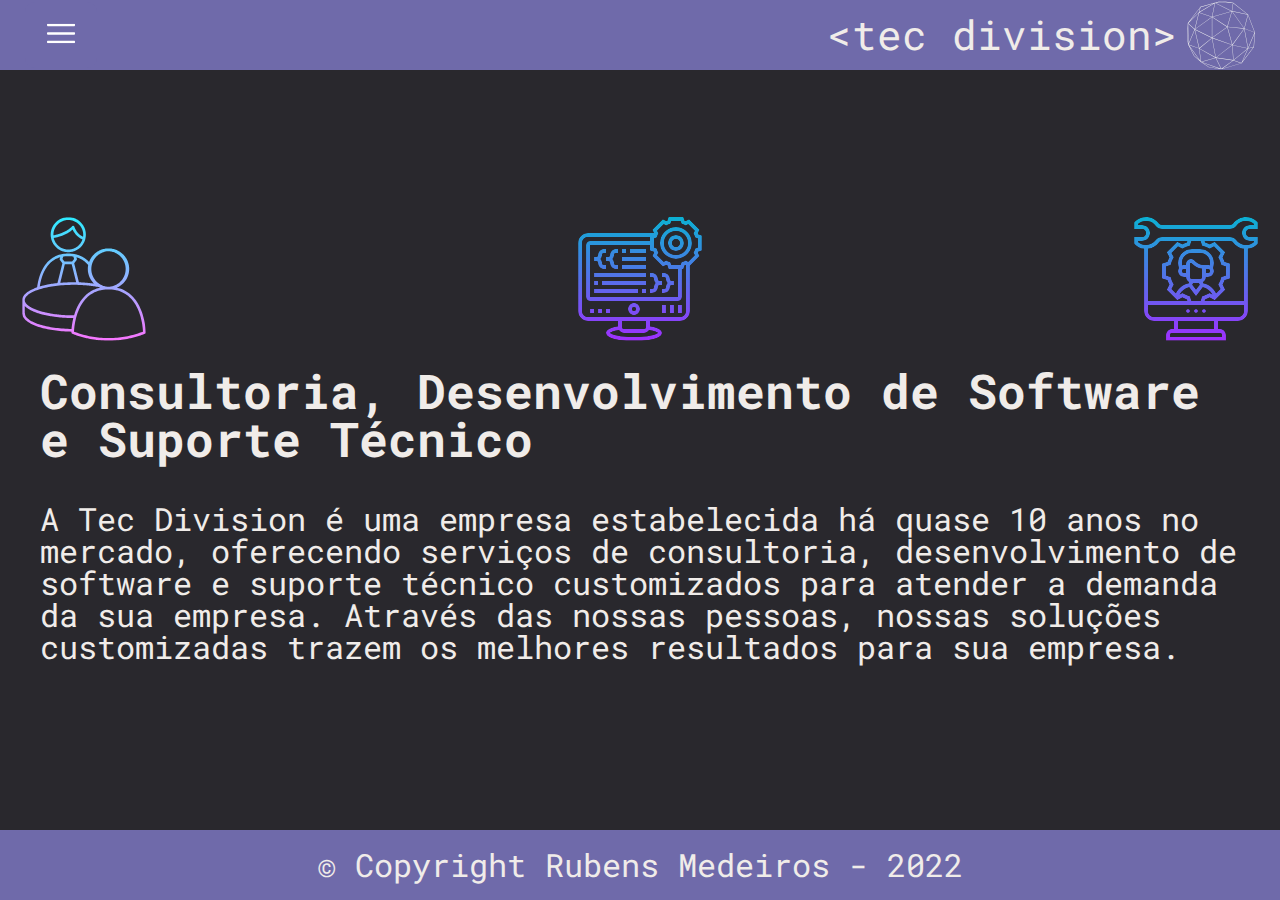
<file: sobre.html>
<!DOCTYPE html>
<html lang="pt-br">
<head>
    <meta charset="UTF-8">
    <meta http-equiv="X-UA-Compatible" content="IE=edge">
    <meta name="viewport" content="width=device-width, initial-scale=1.0">
    <link rel="stylesheet" href="assets/css/reset.css">
    <link rel="stylesheet" href="assets/css/style.css">
    <link rel="stylesheet" href="assets/css/animacoes.css">
    <link rel="stylesheet" href="assets/css/componentes-sobre.css">
    <link rel="preconnect" href="https://fonts.googleapis.com">
    <link rel="preconnect" href="https://fonts.gstatic.com" crossorigin>
    <link href="https://fonts.googleapis.com/css2?family=Roboto+Mono:wght@300;400&display=swap" rel="stylesheet">
    <title>tec_division</title>
</head>
<body>
    <header class="cabecalho">
        <section class="cabecalho__logo">
            <button class="menu__abrir" aria-label="Botão de Menu"><i></i></button>
            <a href="index.html" class="link__logo"><div class="logo">
                <h1 class="titulo">&#60tec division&#62</h1>
                <img src="assets/imgs/logo_white.svg" alt="Logo da Tec Division" class="cabecalho__logo__imagem">
            </div></a>
        </section>        
    </header>
    <nav class="menu-lateral">
        <a href="index.html" class="menu__opcoes">Início</a>
        <a href="sobre.html" class="menu__opcoes">Sobre</a>
        <a href="projetos.html" class="menu__opcoes">Projetos</a>
        <a href="contato.html" class="menu__opcoes">Contato</a>
    </nav>
    <section class="main__sobre">
        <div class="sobre">
            <div class="sobre__imagens">
                <img src="assets/imgs/sobre-icons/consulting.svg" class="sobre__imagens__icones" alt="imagem ilustrativa de consultor">
            </div>
            <div class="sobre__imagens">
                <img src="assets/imgs/sobre-icons/dev.svg" class="sobre__imagens__icones" alt="imagem representando desenvolvimento de software">                
            </div>
            <div class="sobre__imagens">
                <img src="assets/imgs/sobre-icons/support.svg" class="sobre__imagens__icones" alt="imagem representando atendente de suporte">
            </div>
        </div>
        <div>
            <h1 class="sobre__titulo">Consultoria, Desenvolvimento de Software e Suporte Técnico</h1>
        </div>
        <div>
            <p class="sobre__paragrafo">A Tec Division é uma empresa estabelecida há quase 10 anos no mercado, oferecendo serviços de consultoria, desenvolvimento de software e suporte técnico customizados para atender a demanda da sua empresa.
                Através das nossas pessoas, nossas soluções customizadas trazem os melhores resultados para sua empresa.
            </p>
        </div>
    </section>
    <footer>
        <p class="copyright">© Copyright Rubens Medeiros - 2022</p>
    </footer>
    <script src="assets/js/index.js"></script>
</body>
</html>
</file>
<file: assets/css/style.css>
@import url('https://fonts.googleapis.com/css2?family=Inter:wght@400;700&family=Roboto+Mono:wght@300;400&display=swap');
@import url(variaveis.css);

*{
    color: var(--branco);
}

body{
    font-family: var(--familia-font);
    background-color: var(--preto);
    height: 100vh;
    display: flex;
    flex-direction: column;
    justify-content: space-between;
}

.cabecalho{
    width: 100%;
    background-color: var(--roxo);
}

.cabecalho__logo{
    display: flex;
    justify-content: space-between;
    background-color: var(--roxo);
    padding: 0.625rem;
}

.menu__abrir{
    width: 2.5rem;
    height: 3.125rem;
    border-radius: 0.625rem;
    border: none;
    padding: 0%;
    background-color: var(--roxo);
}

.menu__abrir i::before{
    content: url(../imgs/icons/menu.svg);
}

.menu__abrir:hover{
    cursor: pointer;
}

.link__logo{
    text-decoration: none;
}

.logo{
    display: flex;
    align-items: center;
    background-color: var(--roxo);
}

.titulo{
    margin-right: 0.625rem;
    font-size: 1.25rem;
    background-color: var(--roxo);
}

.cabecalho__logo__imagem{
    height: 3.125rem;
    background-color: var(--roxo);
}

.menu-lateral{
    display:flex;
    flex-direction: column;
    background-color: var(--roxo);
    width: 75vw;
    height: 90vh;
    margin-top: 3.125rem;
    position: absolute;
    left: -100vw;
    transition: .25s;
    
}

.menu-lateral--ativo{
    left: 0;
    transition: .25s;
}

.menu-lateral a{
    position: relative;
    text-decoration: none;
    background-color: var(--roxo);
    font-size: 1.25rem;
    letter-spacing: 0.5rem;
    height: 4rem;
    margin-left: 1.25rem;
}

.menu__opcoes{
    display: flex;
    align-items: center;
}

.main{
    display: flex;
    align-items: center;
    flex-direction: column;
    margin-top: 3.125rem;
    
}

.paragrafo-um{
    border-right: 0.125rem solid;
    white-space: nowrap;
    overflow: hidden;
    text-align: center;
    font-size: 1.2rem;
}
.paragrafo-dois{
    margin-top: 1rem;
    border-right: 0.125rem solid;
    white-space: nowrap;
    overflow: hidden;
    text-align: center;
    font-size: 1.2rem;
}

.logo_body{
    width: 80%;
}

.copyright{
    height: 3.75rem;
    display: flex;
    justify-content:center;
    align-items: center;
    background-color: var(--roxo);
}

@media (min-width: 768px){

    .cabecalho__logo{
        padding: 1.563rem;
    }

    .menu__abrir{
        height: 4.125rem;
        width: 4.5rem;
    }

    .menu__abrir i::before{
        width: 3.125rem;
    }

    .titulo{
        font-size: 2.563rem;
    }

    .cabecalho__logo__imagem {
        height: 4.25rem;
    }

    .menu-lateral{
        margin-top: 7rem;

    }

    .menu-lateral a{
        font-size: 2.563rem;
    }

    .main{
        margin-top: 12.5rem;
    }

    .main__sobre{
        margin: 1.25rem;
        display: flex;
    }

    .apresent{
        font-size: 1.563rem;
    }

    .paragrafo-dois{
        font-size: 1.563rem;
    }

    footer{
        display: block;
        position: relative;
        text-align: center;
        height: 7.375rem ;
        font-size: 2rem;
    }

    .copyright{
        height: 100%;
    }
       
}

@media(min-width: 1100px){

    body{
        display: flex;
    }

    .cabecalho__logo{
        display: flex;
        justify-content: space-between;
        align-items: center;
        height: 1.25rem;
    }
   
    .menu-lateral{
        width: 40vw;
        margin-top: 3.125rem;
        height: 100vh;
    }

    .menu-lateral a{
        margin-left: 2.5rem;
    }

    .main{
        margin-top: 3.125rem;
        display: flex;

    }

    .apresent{
        font-size: 3.125rem;
    }

    .orientacao{
        font-size: 3.125rem;
    }

    .logo_body{
        width: 20%;
    }
    footer{
        height: 4.375rem;
    }
    
}
</file>
<file: assets/css/animacoes.css>
/*Animação do logo*/

.logo_body {
    animation: pulse 0.7s infinite;
    animation-direction: alternate;
    -webkit-animation-name: logo_body;
    animation-name: logo_body;
  }
  
  @-webkit-keyframes logo_body {
    0% {
      -webkit-transform: scale(1);
      -webkit-filter: brightness(100%);
    }
    100% {
      -webkit-transform: scale(1.1);
      -webkit-filter: brightness(200%);
    }
  }
  
  @keyframes logo_body {
    0% {
      transform: scale(1);
      filter: brightness(100%);
    }
    100% {
      transform: scale(1.1);
      filter: brightness(200%);
    }
  }

/*Animação do primeiro paragrafo*/

.typing-animation{
  display: flex;
  border-right-width: 1px;
  border-right-style: solid;
  border-right-color: rgb(240, 236, 233);
  animation: blinkCursor 600ms steps(40) infinite normal, 
  typing 7000ms steps(100) normal 1 both;
  white-space: nowrap;
  max-width: 0vw; 
  overflow: hidden;
}

@keyframes typing {
  100% {
    max-width: 100vw;
  }
}

@keyframes blinkCursor {
  100% {
    border-right-color: transparent;
  }
}

/*Animação do segundo paragrafo*/

.typing-animation-dois{
  display: flex;
  border-right-width: 1px;
  border-right-style: solid;
  border-right-color: rgb(240, 236, 233);
  animation: blinkCursor 1000ms steps(40) infinite normal, 
  typing 10000ms steps(100) 5s normal 1 both;
  white-space: nowrap;
  max-width: 0vw; 
  overflow: hidden;
}

@keyframes typing {
  100% {
    max-width: 100vw;
  }
}

@keyframes blinkCursor {
  100% {
    border-right-color: transparent;
  }
}

/*animação do menu lateral*/

.menu__opcoes:after{
  content: "";
  position: absolute;
  background-color: #f3f3f3;
  height: 3px;
  width: 0;
  left: 5px;
  bottom: 0;
  transition: 0.3s;
}

.menu__opcoes:hover:after{
  width: 70%;
}
.menu__opcoes:hover{
  font-weight: bold;
}
</file>
<file: projetos/comunidade_skate/assets/css/estilos.css>
@font-face {
    font-family: 'icones';
    src: url(../font/icones.ttf);
}

body {
    background-color: #1D232A;
    font-family: 'Open Sans', 'icones', sans-serif;
    color: #FFFFFF;
}

@media screen and (min-width: 1440px) {
    body {
        display: grid;
        grid-template-columns: auto 1fr;
    }
}

.cabecalho {
    display: flex;
    justify-content: space-between;
    align-items: center;
    background-color: #15191C;
    padding: 8px 16px;
    box-shadow: 0px 4px 4px rgba(0, 0, 0, 0.16);
}

.cabecalho__menu i::before {
    content: "\e904";
    font-size: 24px;
}

.cabecalho__notificacao i::before {
    content: "\e906";
    font-size: 24px;
}

.cabecalho__logo {
    width: 40px;
}

.cabecalho__perfil {
    display: none;
}

@media screen and (min-width: 1440px) {
    .cabecalho {
        background-color: #1D232A;
        display: grid;
        column-gap: 32px;
        grid-template-columns: 1fr auto;
        padding: 16px 60px;
        height: 80px;
        box-sizing: border-box;
        grid-column: 2;
    }

    .cabecalho__menu {
        display: none;
    }

    .cabecalho__logo {
        display: none;
    }

    .cabecalho__perfil {
        display: grid;
        grid-template-columns: repeat(3, auto);
        column-gap: 8px;
        align-items: center;
        justify-self: flex-end;
        color: #95999C;
        padding: 8px 32px;
        border-right: 1px solid #95999C;
    }

    .cabecalho__perfil::before {
        content: "";
        display: block;
        width: 32px;
        height: 32px;
        background-image: url(../img/profile_2.png);
        background-size: contain;
        background-repeat: no-repeat;
        background-position: center;
    }

    .cabecalho__perfil::after {
        content: "\e90d";
        color: #FFFFFF;
        font-size: 1.5rem;
    }
}

.menu-lateral {
    display: flex;
    flex-direction: column;
    background-color: #15191C;
    width: 75vw;
    height: 100vh;

    position: absolute;
    left: -100vw;
    transition: .25s;
}

.menu-lateral--ativo {
    left: 0;
    transition: .25s;
}

.menu-lateral__logo {
    width: 118px;
    align-self: center;
    padding: 16px;
}

.menu-lateral__link {
    height: 64px;
    color: #95999C;
    padding-left: 64px;
    display: flex;
    align-items: center;
}

.menu-lateral__link--ativo {
    color: #FFFFFF;
    padding-left: 56px;
    border-left: 8px solid #FFFFFF;
}

.menu-lateral__link::before {
    content: "\e900";
    width: 24px;
    height: 24px;
    font-size: 24px;
    position: absolute;
    left: 24px;
}

.menu-lateral__link--inicio::before {
    content: "\e902";
}

.menu-lateral__link--videos::before {
    content: "\e90e";
}

.menu-lateral__link--picos::before {
    content: "\e909";
}

.menu-lateral__link--integrantes::before {
    content: "\e903";
}

.menu-lateral__link--camisas::before {
    content: "\e900";
}

.menu-lateral__link--pinturas::before {
    content: "\e90a";
}

@media screen and (min-width: 1440px) {
    .menu-lateral {
        position: static;
        width: 200px;
        grid-column: 1;
        grid-row: 1 / span 2;
    }
}

.principal {
    padding: 24px 16px;
    display: grid;
    gap: 16px;
}

.titulo-pagina {
    font-size: 1.5rem;
    font-weight: 700;
}

.titulo-secao {
    font-size: 1.2rem;
    font-weight: 700;
}

@media screen and (min-width: 1440px) {
    .principal {
        display: grid;
        grid-template-columns: auto 1fr auto;
        grid-template-areas: 
            "titulo-pagina titulo-pagina titulo-pagina"
            "destaque-video destaque-video videos-recentes"
            "secao-videos secao-videos secao-videos"
            "produtos-recentes destaque-produtos destaque-produtos"
            "secao-produtos secao-produtos secao-produtos"       
        ;
        column-gap: 32px;
        padding: 16px 60px;
        grid-column: 2;
    }

    .titulo-secao {
        grid-column: span 4;
    }
}

.cartao {
    width: 100%;
    border-radius: 15px;
    overflow: hidden;
    background-color: #2C343A;
}

.cartao__imagem--desktop {
    display: none;
}

.cartao--destaque {
    margin-bottom: 16px;
}

.cartao__conteudo {
    padding: 16px;
    display: grid;
    grid-template-columns: auto 1fr;
    gap: 8px;
}

.cartao__destaque {
    grid-column: span 2;
}

.cartao__titulo {
    font-size: 1.2rem;
    font-weight: 700;
    grid-column: span 2;
}

.cartao__perfil {
    color: #95999C;
    font-size: 0.9rem;
    grid-column: span 2;
}

.cartao__info {
    display: flex;
    align-items: center;
    color: #95999C;
}

.cartao__info--tempo::before {
    content: "\e90c";
    margin-right: 8px;    
}

.cartao__info--visualizacao::before {
    content: "\e90f";
    margin-right: 8px;    
}

.cartao__botao {
    display: flex;
    justify-content: center;
    align-items: center;
    background-color: #0480DC;
    width: 40px;
    height: 40px;
    border-radius: 10px;
    font-size: 0.9rem;
    justify-self: flex-end;
}

.cartao__botao--play::before {
    content: "\e90b";
    font-size: 24px;
}

.cartao__botao--destaque {
    width: 100%;
    grid-column: span 2;
}

.cartao__botao--destaque::before {
    margin-right: 8px;
}

.cartao--recentes {
    display: none;
}

@media screen and (min-width: 1440px) {
    .cartao--destaque {
        margin-bottom: 0;
    }

    .cartao__imagem--mobile {
        display: none;
    }

    .cartao__imagem--desktop {
        display: block;
    }

    .cartao__botao--destaque {
        grid-column: auto;
        padding: 16px 8px;
    }

    .cartao--recentes {
        display: grid;
        grid-template-columns: auto auto;
        align-items: center;
        row-gap: 24px;
        width: 256px;
        padding: 16px;
        box-sizing: border-box;
        align-self: flex-start;
    }

    .cartao--recentes .cartao__titulo {
        grid-column: auto;
    }

    .cartao__link {
        font-size: 0.8rem;
        font-weight: 600;
        color: #0480DC;
        justify-self: flex-end;
    }
    
    .cartao__lista {
        display: grid;
        row-gap: 16px;
        grid-column: span 2;
    }

    .cartao__item {
        display: grid;
        grid-template-columns: auto 1fr;
        gap: 8px;
    }

    .cartao__item-thumbnail {
        width: 32px;
        grid-row: span 2;
    }

    .cartao__item-titulo {
        font-size: 0.9rem;
        line-height: 1.2rem;
        font-weight: 700;
    }

    .cartao__item-perfil {
        font-size: 0.8rem;
        color: #95999C;
    }
}

.secao {
    display: grid;
    gap: 16px;
}

@media screen and (min-width: 1440px) {
    .secao {
        grid-template-columns: repeat(4, 1fr);
    }

    .destaque-video {
        grid-area: destaque-video;
    }
    
    .videos-recentes {
        grid-area: videos-recentes;
    }
    
    .secao-videos {
        grid-area: secao-videos;
    }
    
    .destaque-produtos {
        grid-area: destaque-produtos;
    }
    
    .produtos-recentes {
        grid-area: produtos-recentes;
    }
    
    .secao-produtos {
        grid-area: secao-produtos;
    }
}
</file>
<file: projetos/pagina_de_cursos/css/style.css>
body {
	background-color: #F2F5F7;
	font-family: 'Open Sans',Arial,sans-serif;
}

.container {
	width: 94%;
	margin: 0 auto;
}

.cabecalhoPrincipal {
	background-color: #FFF;
	padding: 20px 0;
}

.cabecalhoPrincipal-titulo {
	font-weight: bold;
	font-size: 2em;
	margin-bottom: 20px;
}

.cabecalhoPrincipal-titulo a {
	text-decoration: none;
	color: inherit;
}

.cabecalhoPrincipal-nav-link {
	padding: 10px;
	margin-bottom: 10px;
	color: #9799A6;
	background-color: #FFF;
	text-decoration: none;
	transition: .5s;
	display: block;

	border-bottom: 1px solid #9799A6;
}

.conteudoPrincipal {
	margin-top: 20px;
	margin-bottom: 20px;
}

.subtitulo {
	font-weight: bold;
	font-size: 32px;
	margin-bottom: 10px;
	text-align: center;
}

.conteudoPrincipal-cursos-link {
	height: 100px;
	background-color: #FFF;
	text-align: center;
	margin: 1%;
	transition: .3s;
	box-shadow: 2px 2px 2px #CCC;
	position: relative;
}

.conteudoPrincipal-cursos-link a {
	text-decoration: none;
	color: #000;
	font-weight: bold;
	display: block;
	width: 100%;
	height: 100%;
	position: absolute;
	top: 0;
	left: 0;
}

.conteudoPrincipal-cursos-link:hover {
	box-shadow: 4px 4px 4px #CCC;
}

.conteudoPrincipal-cursos-link a:before {
	content: '';
	display: block;
	width: 50px;
	height: 50px;
	margin: 10px auto;
}

.conteudoPrincipal-cursos-link:nth-child(even) a:before {
	background: url(../img/background1.svg) no-repeat;	
}

.conteudoPrincipal-cursos-link:nth-child(odd) a:before {
	background: url(../img/background2.svg) no-repeat;
}


.rodapePrincipal {
	background-color: #324C64;
	padding-top: 20px;
}

.rodapePrincipal .subtitulo {
	color: #FFF;
}

.rodapePrincipal-navMap-link {
	text-decoration: none;
	color: #FFF;
	margin-top: 10px;
}

.rodapePrincipal-navMap-link {
	font-size: .9em;
}

.navmap-list-title {
	font-weight: 700;
	font-size: 1.3em;
	margin: .9em 0;
	padding-left: .3em;
	padding-top: .2em;
	padding-bottom: .2em;
}

.navmap-list-title + .rodapePrincipal-navMap-link {
	margin-top: 0;
}

.navmap-list-title-bancoDeDados { color: #EC6E5A; border-left: 4px solid #EC6E5A; }
.navmap-list-title-framework { color: #AD85BF; border-left: 4px solid #AD85BF; }
.navmap-list-title-frontend { color: #5EC6F3; border-left: 4px solid #5EC6F3; }
.navmap-list-title-backend { color: #25D285; border-left: 4px solid #25D285; }

.rodapePrincipal-patrocinadores {
	margin-top: 30px;
	background: #5e9edc;
	padding: 20px 0;
}

.rodapePrincipal-contatoForm {
	margin-top: 20px;
	text-align: center;
}

.rodapePrincipal-contatoForm label[for=email-contato] {
	font-weight: bold;
	font-size: 14px;
	color: #000;
	margin-bottom: 5px;
	display: block;
}

.rodapePrincipal-contatoForm-emailInput {
	border-top-left-radius: 5px;
	border-bottom-left-radius: 5px;
	padding: 10px;
}

.rodapePrincipal-contatoForm-submit {
	border-top-right-radius: 5px;
	border-bottom-right-radius: 5px;
	background-color: #4DBA7A;
	color: #FFF;
	cursor: pointer;
	
}

.rodapePrincipal-contatoForm-submit,
.rodapePrincipal-contatoForm-emailInput {
	outline: 0;
	border: 1px solid #4DBA7A;
	box-sizing: border-box;
	font-size: 16px;
}

.videoSobre {
	background-color: #5E9EDC;
	padding: 25px 0;

}

.videoSobre-video {
	max-width: 100%;
}

.videoSobre .container {
	color: #FFF;
}

.videoSobre-sobre-title {
	font-size: 1.2em;
	font-weight: bolder;
}

.videoSobre-sobre {
	font-size: 1.3em;
	line-height: 2;
}

.videoSobre-button {
	border-radius: 8px;
	background-color: #ec6e5a;
	display: block;
	color: #FFF;
	border: none;
	height: 50px;
	font-size: .8em;
	outline: none;
}

.rodapePrincipal-contatoForm-legend {
	margin-bottom: 10px;
}

@media(min-width: 769px) {

	.container {
		width: 85%;	
	}

	.subtitulo {
		text-align: left;
	}

	.cabecalhoPrincipal-nav-link {
		border-radius: 5px;
		border: 1px solid #9799A6;
	}

	.cabecalhoPrincipal-nav-link:hover {
		color: #FFF;
		background-color: #9799A6;
	}

	.cabecalhoPrincipal-titulo {
		margin: 0;
	}

	.cabecalhoPrincipal-nav {
		width: auto;
	}

	.cabecalhoPrincipal-nav-link {
		width: auto;
		margin: 0 0 0 10px;
	}

	.rodapePrincipal-contatoForm {
		margin-top: 0;
		text-align: left;
	}

	.conteudoPrincipal-cursos-link:nth-child(3n) {
		margin-right: 0;
	}

	.conteudoPrincipal-cursos-link:nth-child(3n+1) {
		margin-left: 0;
	}

}

@media(min-width: 1000px) {
	.conteudoPrincipal-cursos-link {
		margin: 1.333%;
	}

	.conteudoPrincipal-cursos-link:nth-child(3n) {
		margin-right: 1.33%;
	}

	.conteudoPrincipal-cursos-link:nth-child(3n+1) {
		margin-left: 1.333%;
	}

	.conteudoPrincipal-cursos-link:nth-child(4n) {
		margin-right: 0;
	}

	.conteudoPrincipal-cursos-link:nth-child(4n+1) {
		margin-left: 0;
	}

	.videoSobre-sobre {
		margin-left: 1.5em;
	}

}
</file>
<file: projetos/pagina_de_cursos/css/flexbox.css>
.cabecalhoPrincipal .container {
	display: flex;
	align-items: center;
	justify-content: space-between;
}

.cabecalhoPrincipal-nav {
	display: flex;
}

.rodapePrincipal-patrocinadores .container {
	display: flex;
	justify-content: space-between;
}

.rodapePrincipal-patrocinadores-list {
	display: flex;
	align-items: center;
	justify-content: space-around;
	width: 70%;
	margin-right: 5%;
}

.rodapePrincipal-contatoForm {
	width: 25%;
}

.rodapePrincipal-contatoForm-fieldset {
	display: flex;
}

.rodapePrincipal-navMap-list {
	display: flex;
	/*flex-direction: column;
	flex-wrap: wrap;*/
	flex-flow: column wrap;
	height: 250px;
}

.conteudoPrincipal-cursos {
	display: flex;
	flex-wrap: wrap;
}

.conteudoPrincipal-cursos-link {
	width: 23%;
	margin: 1%;
}

.conteudoPrincipal-cursos-link:nth-child(4n) {
	margin-right: 0;
}

.conteudoPrincipal-cursos-link:nth-child(4n+1) {
	margin-left: 0;
}

.videoSobre .container {
	display: flex;
	justify-content: space-between;
}

.videoSobre-sobre {
	text-align: center;
	display: flex;
	flex-direction: column;
	flex-grow: 10;
}

.videoSobre-sobre-list {
	flex-grow: 1;
}

.videoSobre-video {
	flex-grow: 1;
}

/*parte mobile*/
@media(max-width: 768px) {
	.cabecalhoPrincipal-nav {
		flex-direction: column;
	}

	.cabecalhoPrincipal .container {
		flex-direction: column;
		align-items: initial;
		text-align: center;
	}

	.conteudoPrincipal-cursos {
		flex-direction: column;
	}

	.conteudoPrincipal-cursos-link {
		width: 100%;
	}

	.rodapePrincipal-navMap-list {
		height: auto;
	}

	.rodapePrincipal-patrocinadores .container {
		flex-direction: column;
		align-items: center;
	}

	.rodapePrincipal-patrocinadores-list {
		margin: 0;
		width: 100%;
	}

	.rodapePrincipal-contatoForm {
		width: 100%;
	}

	.rodapePrincipal-contatoForm-fieldset {
		justify-content: center;
	}

	.cabecalhoPrincipal-nav-link-app {
		order: -1;
	}

	.videoSobre .container {
		flex-direction: column;
	}

	.videoSobre-video {
		margin: 0 auto;
	}
}
</file>
<file: assets/css/componentes-formulario.css>
@import url(variaveis.css);

.fomulario__campos{
    display: flex;
    flex-direction: column;
}

.formulario__title{
    text-align: center;
    margin: 0.938rem;
}

.formulario__title_titulo{
    font-size: 1.875rem;
}

.formulario__label{
    margin: 0.625rem;
    font-size: 1.5rem;
}

.input__padrao{
    margin: 0.625rem;
    padding: 0.625rem;
    width: 90%;
    border-radius: 0.313rem;
    border: none;
    font-size: 0.938rem;
    color: var(--preto);
}

.input__mensagem{
    height: 6.25rem;
    font-size: 1.563rem;
}

.formulario__botao{
    width: 90%;
    margin: 0.938rem;
    padding: 0.938rem 1.875rem;
    text-align: center;
    font-size: 1.125rem;
    letter-spacing: 0.063rem;
    text-decoration: none;
    color: #725AC1;
    background: transparent;
    cursor: pointer;
    transition: ease-out 0.5s;
    border-radius: 1.875rem;
    border: 0.125rem solid #725AC1;
    border-radius: 0.625rem;
    box-shadow: inset 0 0 0 0 #725AC1;
}

.formulario__botao:hover{
    color: white;
    box-shadow: inset 0 -6.25rem 0 0 #725AC1;
}

.formulario__botao:active{
    transform: scale(0.9);
}

@media (min-width: 768px){

    .cabecalho__logo{
        padding: 1.563rem;
    }

    .menu__abrir{
        height: 4.125rem;
        width: 4.5rem;
    }

    .menu__abrir i::before{
        width: 3.125rem;
    }

    .cabecalho__logo__imagem {
        height: 4.25rem;
    }

    .menu-lateral{
        margin-top: 7rem;
        height: 95%;
    }

    .menu-lateral a{
        font-size: 2.563rem;
    }

    .fomulario__campos{
        display: grid;
        align-content: center;
        align-content: stretch;
        
        grid-template-columns: 50%;
        height: 80vh;
        grid-column-start: 1;
        grid-column-end: 3;
        grid-row-start: 1;
        grid-row-end: 3;
    }

    .formulario__title{
        grid-column-start: 1;
        grid-column-end: 3;
        text-align: center;
        padding: 1.25rem;
    }

    .formulario__title_titulo{
        font-size: 3.875rem;
    }

    .formulario__coluna__dois{
        grid-column-start: 2;
    }

    .formulario__coluna__mensagem{
        display: flex;
        flex-wrap: wrap;
        justify-content: center;
        grid-column-start: 1;
        grid-column-end: 3;
    }

    .formulario__label{
        font-size: 2.5rem;
        width: 100%;
    }

    .input__padrao{
        font-size: 1.563rem;
    }

    .formulario__botao{
        width: 100%;
    }

    footer{
        text-align: center;
        height: 7.375rem ;
        font-size: 2rem;
    }

    .copyright{
        height: 100%;
    }
}

@media(min-width: 1100px){
    .menu-lateral{
        margin-top: 3rem;
        height: 90%;
    }

    .formulario__title{
        margin: 10px;
        padding: 0;
    }

    .formulario__title_titulo{
        font-size: 2.875rem;
    }

    .formulario__label{
        font-size: 1.5rem;
    }

    .input__padrao{
        font-size: 1.5rem;
    }

    .input__mensagem{
        width: 100%;
    }

    footer{
        display: flex;
        justify-content: center;
        flex-direction: column;
        width: 100%;
    }

    
}
</file>
<file: assets/css/projetos-cards.css>
@import url(variaveis.css);

.projetos{
    margin: 1.25rem;
}

.projetos__titulo{
    display: none;
}

.projeto__cards{
    display: flex;
    flex-direction: column;
    text-align: center;
}



.projeto__links{
    text-decoration: none;
    display: flex;
    flex-direction: column;
    justify-content: space-around;
    height: 12.5rem;
    padding: 0.625rem;
    margin: 0.375rem;
    border: 2px solid var(--roxo-botao);
    border-radius: 0.313rem;
    background: -webkit-gradient(linear, left top, left bottom, from(var(--roxo)), to(var(--preto)));        
}

.projeto__links:hover{
    -webkit-transform: scale(0.1);
    -ms-transform: scale(0.8);
    transform: scale(0.8);
    transition: 1s;
}

.resumo{
    font-size: 1.25rem;
}

.projeto__cards__logo{
    background-image: url(../../projetos/apeperia/img/logo-apeperia.svg);
    background-repeat: no-repeat;
    background-position-x: center;
    height: 4.375rem;
}

.projeto__cards__logo__dois{
    background-image: url(../../projetos/pagina_de_cursos/img/logos/tec_division.svg);
    background-repeat: no-repeat;
    background-position-x: center;
    height: 4.375rem;
}

.projeto__cards__logo__tres{
    background-image: url(../../projetos/casa_verde/assets/img/logo.svg);
    background-repeat: no-repeat;
    background-position-x: center;
    height: 4.375rem;
   
}

.projeto__cards__logo__quatro{
    background-image: url(../../projetos/comunidade_skate/assets/img/logo.svg);
    background-repeat: no-repeat;
    background-position-x: center;
    height: 8.125rem;
}

@media(min-width: 1100px){
    .projetos__section{
        display: flex;
        flex-direction: column;
    }

    .projetos__titulo{
        display: flex;
        font-size: 1.875rem;
        flex-direction: column;
    }

    .projetos__paragrafo{
        padding: 0.625rem;
    }

    .projeto__cards{
        flex-direction: row;
    }

    .projeto__links{
        width: 33.33%;
    }
}
</file>
<file: assets/css/componentes-sobre.css>
.main__sobre{
    display: flex;
    flex-direction:column;
}

.sobre{
    display: flex;
    flex-wrap: wrap;
    justify-content: space-between;
    align-items: center;
    margin-top: 2.9rem;
}

.sobre__imagens__icones{
    width: 5rem;
    padding: 1.25rem;
}

.sobre__titulo{
    font-size: 1.25rem;
    font-weight: bold;
    padding: 1.25rem;
}
.sobre__paragrafo{
    font-size: 118.75%;
    text-align: left;
    padding: 1.25rem;
}

@media (min-width: 768px){

    .cabecalho__logo{
        padding: 1.563rem;
    }

    .menu__abrir{
        height: 4.125rem;
        width: 4.5rem;
    }

    .menu__abrir i::before{
        width: 3.125rem;
    }

    .titulo{
        font-size: 2.563rem;
    }

    .cabecalho__logo__imagem {
        height: 4.25rem;
    }

    .menu-lateral{
        margin-top: 7rem;
        height: 95%;
    }

    .menu-lateral a{
        font-size: 2.563rem;
    }

    .sobre__imagens__icones{
        width: 8rem;
    }

    .sobre__titulo{
        font-size: 3.25rem;
    } 

    .sobre__paragrafo{
        font-size: 2.25rem;
    }


    footer{
        display: block;
        position: relative;
        text-align: center;
        height: 7.375rem ;
        font-size: 2rem;
    }

    .copyright{
        height: 100%;
    }
}

@media(min-width: 1100px){

    .menu-lateral{
        margin-top: 3rem;
        height: 89vh;
    }

    .sobre{
        margin-top: 0;
    }

    .sobre__imagens__icones{
        padding: 0;
    }

    .sobre__titulo{
        font-size: 3rem;
    }

    .sobre__paragrafo{
        font-size: 2rem;
    }

    footer{
        height: 4.375rem;
    }
}
</file>
